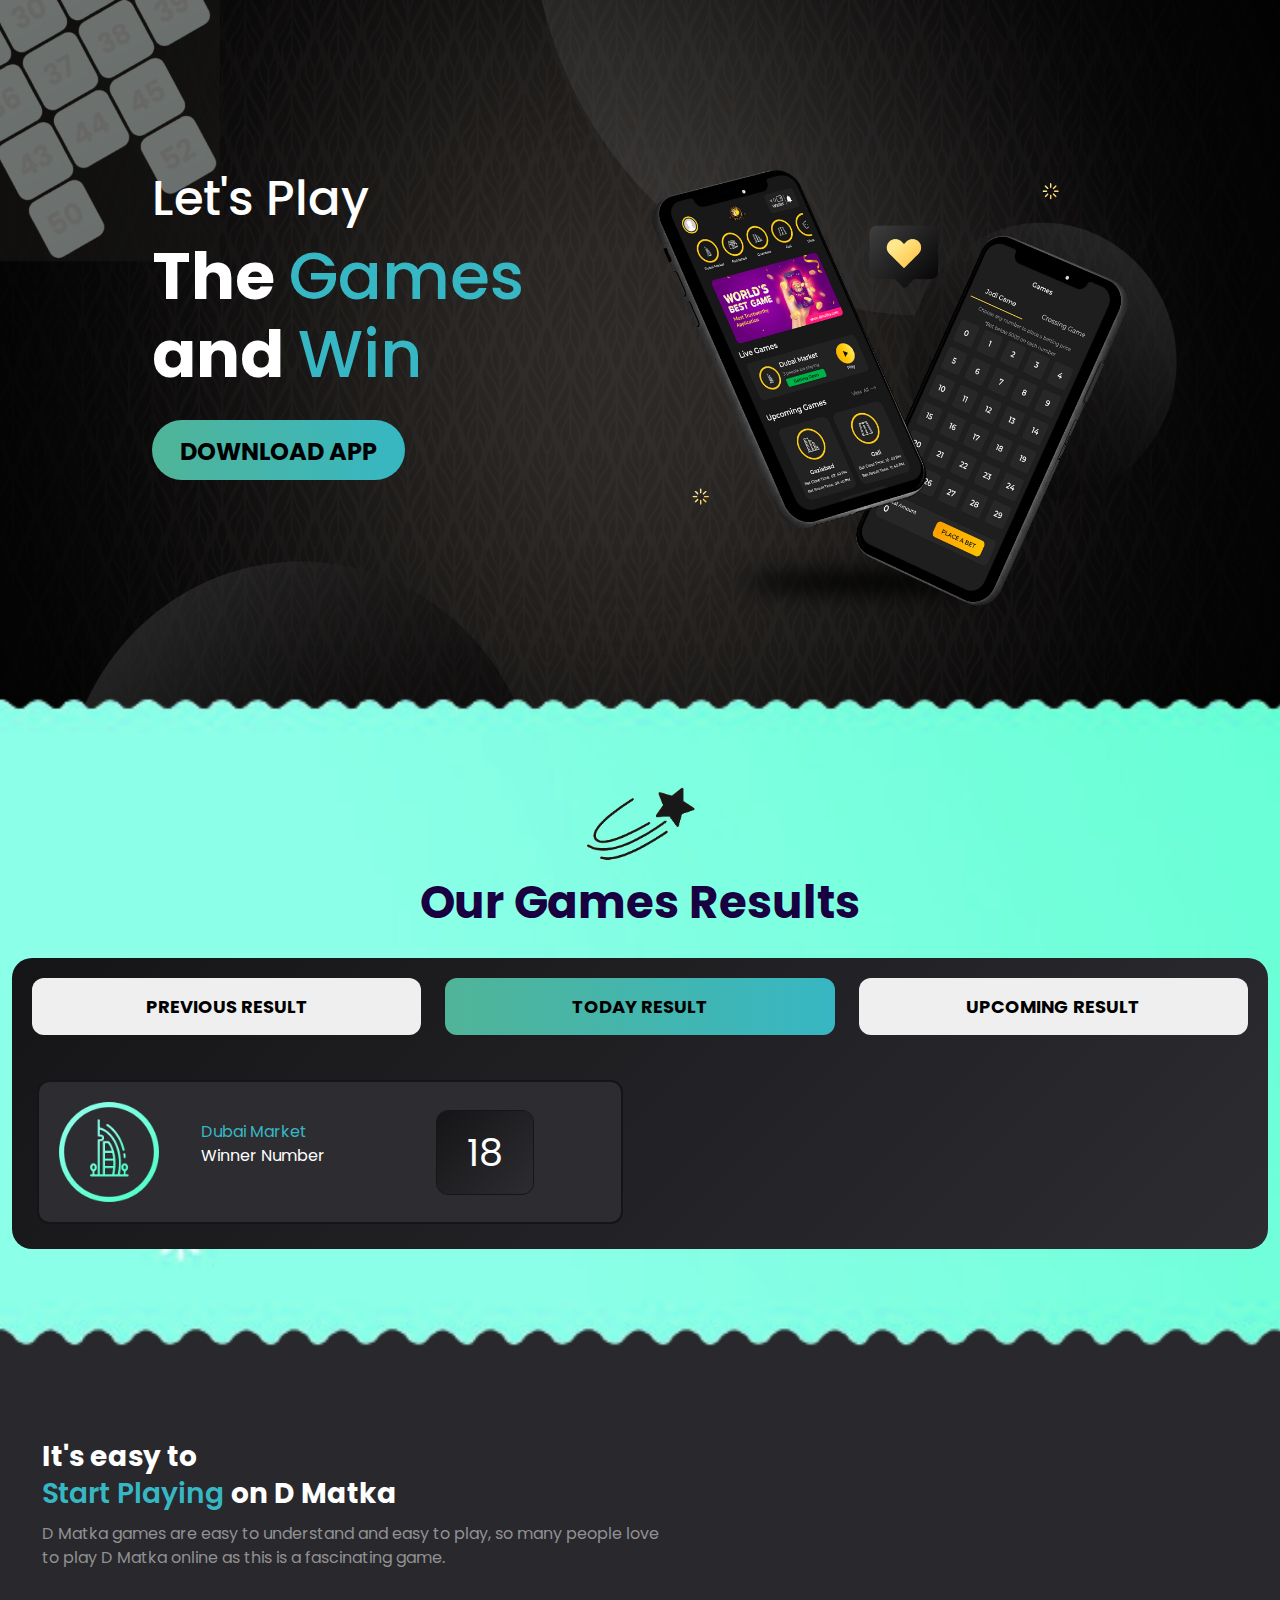
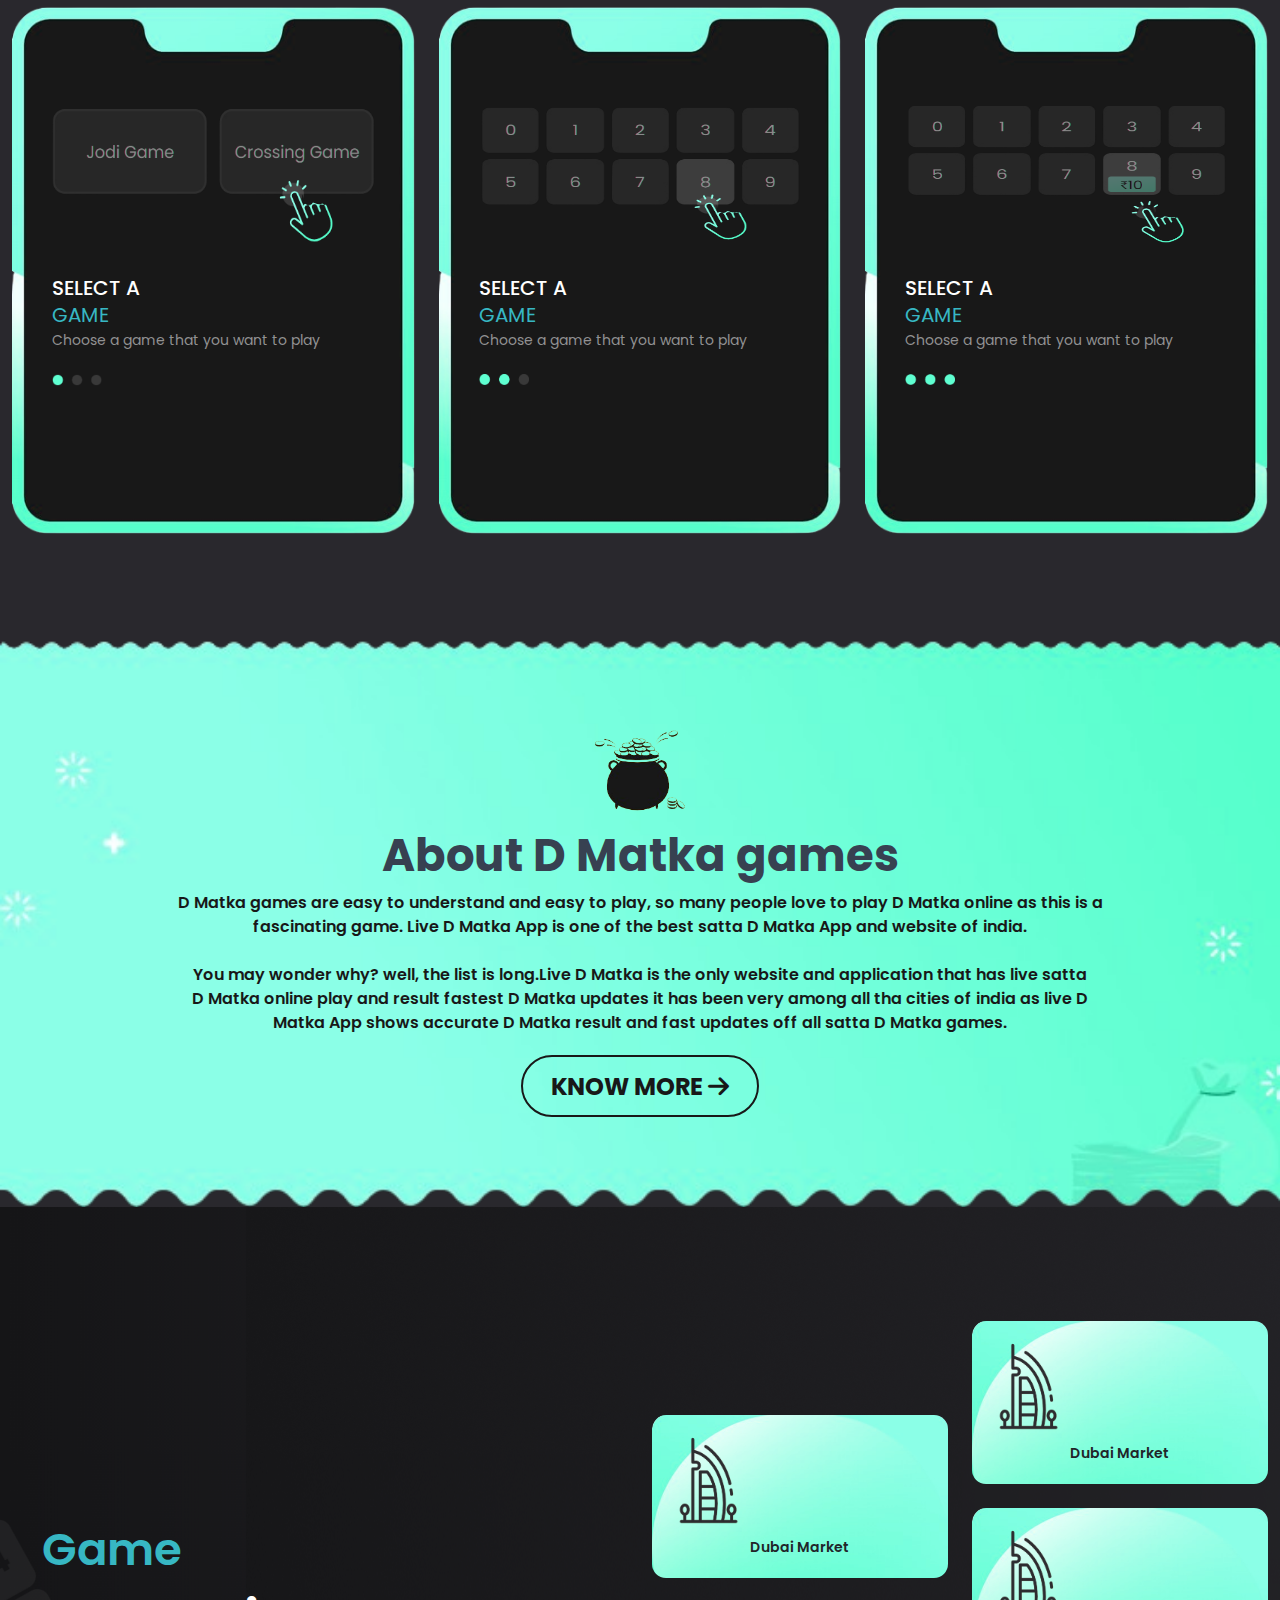
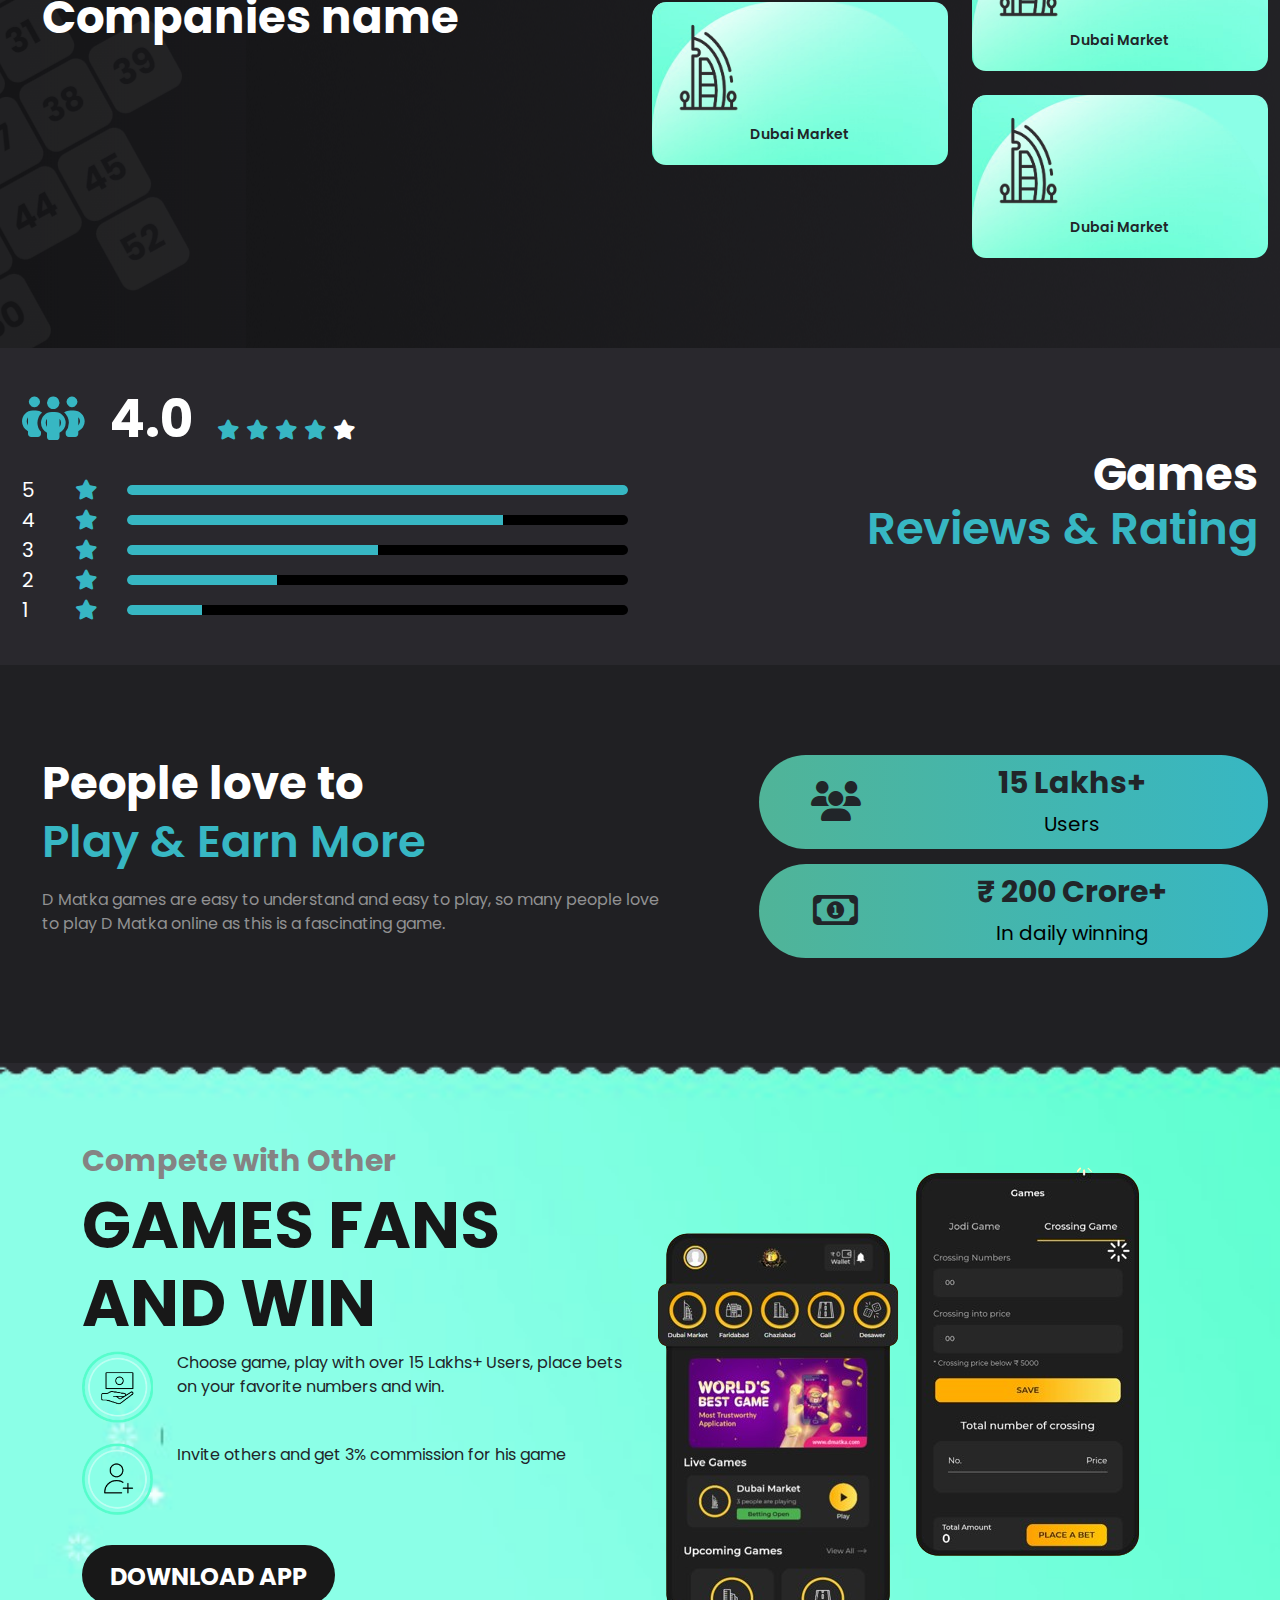
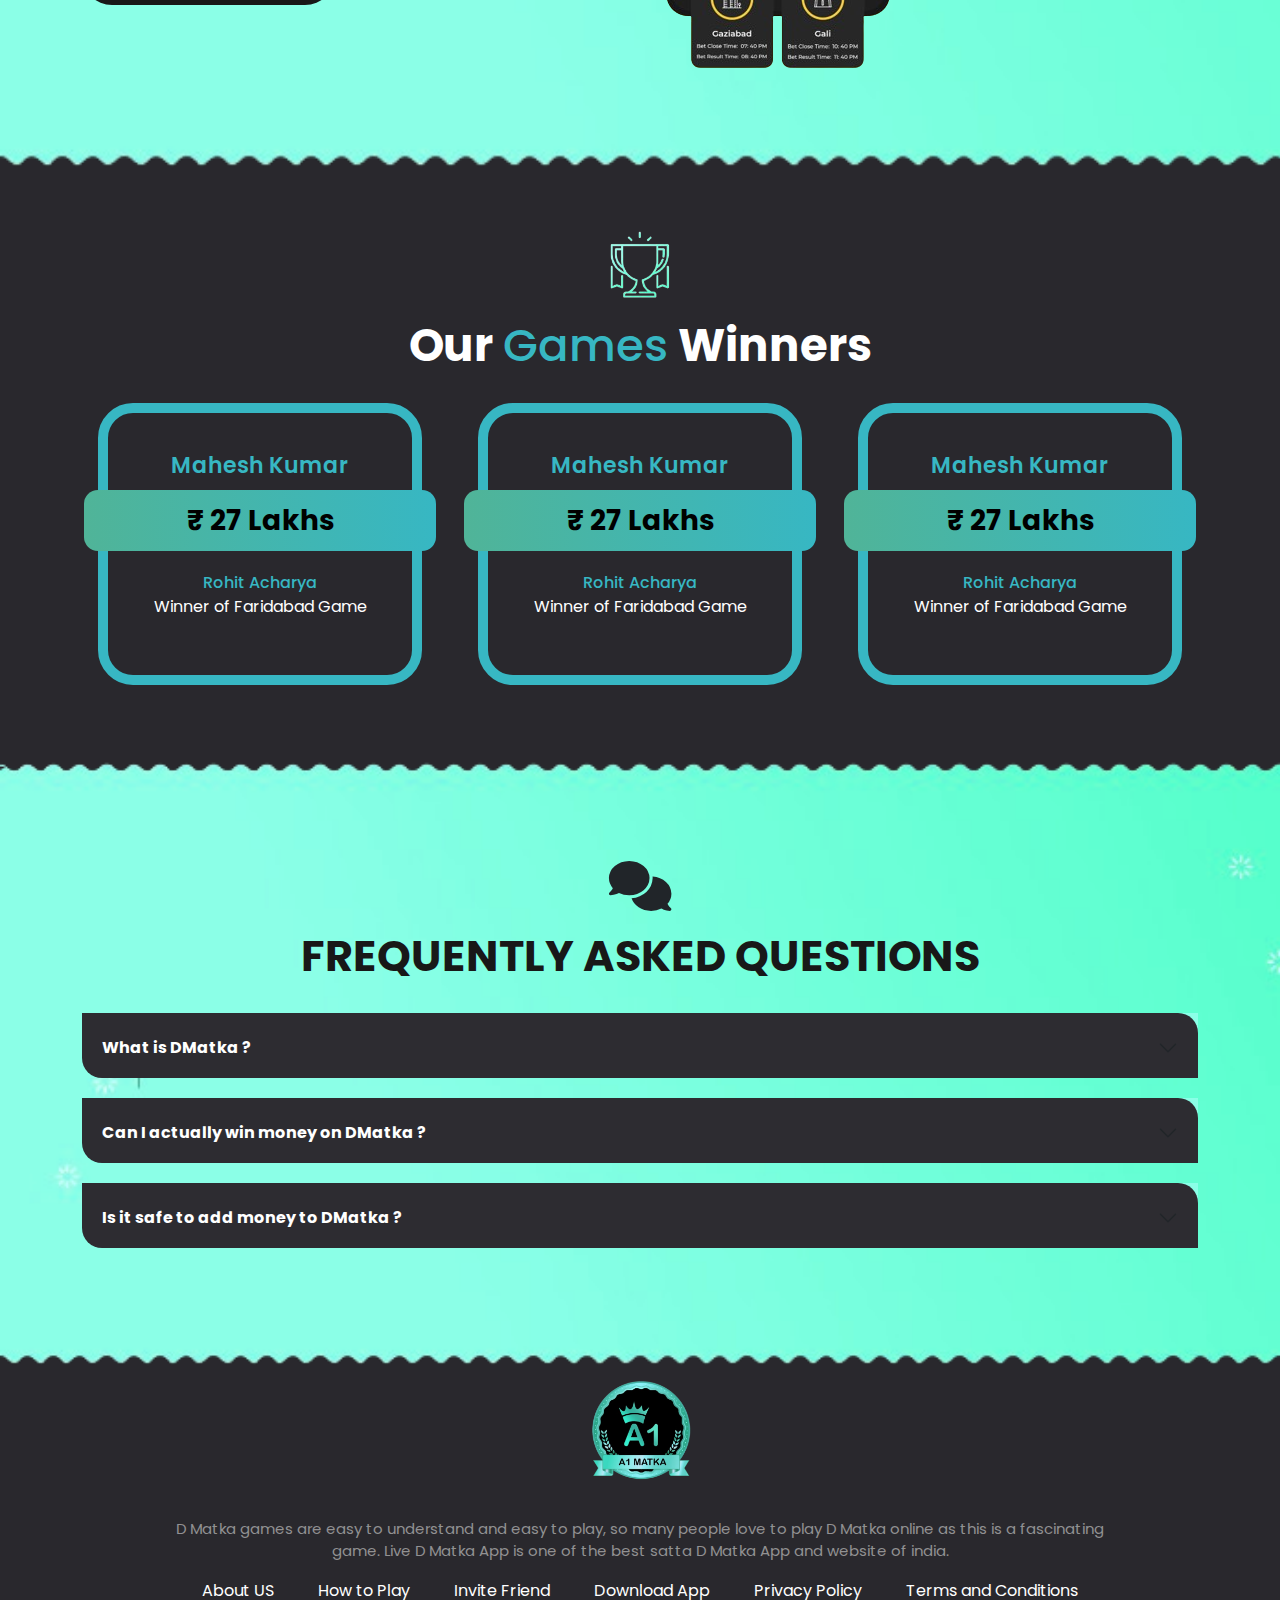
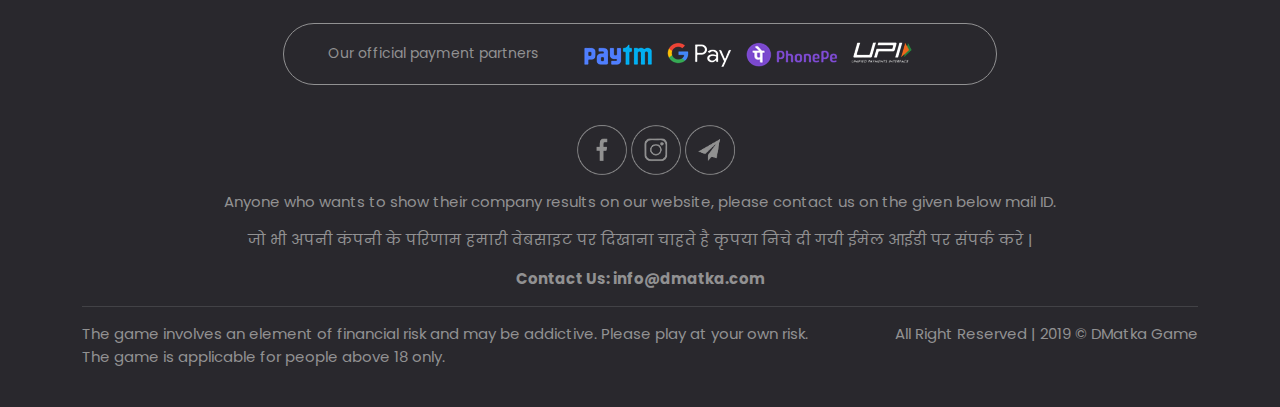
<file: public/frontend/index.html>
<!DOCTYPE html>
<html lang="en">
<head>
    <meta charset="UTF-8">
    <meta name="viewport" content="width=device-width, initial-scale=1.0">
    <title>MATKA</title>
    <link rel="stylesheet" href="css/style.css">
    <link rel="stylesheet" href="css/responsive.css">
    <link href="https://cdn.jsdelivr.net/npm/bootstrap@5.3.3/dist/css/bootstrap.min.css" rel="stylesheet" integrity="sha384-QWTKZyjpPEjISv5WaRU9OFeRpok6YctnYmDr5pNlyT2bRjXh0JMhjY6hW+ALEwIH" crossorigin="anonymous">
    <link rel="stylesheet" href="https://cdnjs.cloudflare.com/ajax/libs/font-awesome/6.5.2/css/all.min.css">

</head>
<body>

    <section>

        <div class="bannerwp-hm" style="background-image: url('img/bannerbg.png');">
            <div class="container">
                <div class="bannersec-hm">
                    <div class="row">
                        <div class="col-md-6">
                            <h3>Let's Play</h3>
                            <h1>The <span>Games</span><br>and <span>Win</span></h1>
                            <a href="#">DOWNLOAD APP</a>
                        </div>
                        <div class="col-md-6">
                            <img src="img/bannerimg.png" alt="">
                        </div>
                    </div>
                </div>
            </div>
        </div>

    </section>

    <section>

        <div class="hometwo-wp" style="background-image: url('img/hometwo-bg.png');">
            <div class="container">
                <div class="hometwo-sec">
                    <div class="hmtwo-head">
                        <img src="img/starimg.png" alt="">
                        <h2>Our Games Results</h2>
                    </div>
                    <div class="hometow-backbg">
                        <div class="hmtwo-btns">
                            <div class="row">
                                <div class="col-md-4">
                                    <button id="previous-btn" class="mb-3">PREVIOUS RESULT</button>
                                </div>
                                <div class="col-md-4">
                                    <button id="today-btn" class="mb-3">TODAY RESULT</button>
                                </div>
                                <div class="col-md-4">
                                    <button id="upcoming-btn" class="mb-3">UPCOMING RESULT</button>
                                </div>
                            </div>
                        </div>
                        <div class="previous-resultwp mt-4">
                            <div class="row">
                                <div class="col-md-6">
                                    <div class="previous-cmnbox">
                                        <div class="row">
                                            <div class="col-md-3">
                                                <img src="img/previous1.png" alt="">
                                            </div>
                                            <div class="col-md-5">
                                                <a href="#">
                                                    Dubai Market
                                                </a>
                                                <p>Winner Number</p>
                                            </div>
                                            <div class="col-md-4">
                                                <span>18</span>
                                            </div>
                                        </div>
                                    </div>
                                </div>
                                <div class="col-md-6">
                                    <div class="previous-cmnbox">
                                        <div class="row">
                                            <div class="col-md-3">
                                                <img src="img/previous2.png" alt="">
                                            </div>
                                            <div class="col-md-5">
                                                <a href="#">
                                                    Dubai Market
                                                </a>
                                                <p>Winner Number</p>
                                            </div>
                                            <div class="col-md-4">
                                                <span>18</span>
                                            </div>
                                        </div>
                                    </div>
                                </div>
                            </div>
                        </div>
                        <div class="today-resultwp mt-4">
                            <div class="row">
                                <div class="col-md-6">
                                    <div class="previous-cmnbox">
                                        <div class="row">
                                            <div class="col-md-3">
                                                <img src="img/previous1.png" alt="">
                                            </div>
                                            <div class="col-md-5">
                                                <a href="#">
                                                    Dubai Market
                                                </a>
                                                <p>Winner Number</p>
                                            </div>
                                            <div class="col-md-4">
                                                <span>18</span>
                                            </div>
                                        </div>
                                    </div>
                                </div>
                            </div>
                        </div>
                        <div class="upcoming-resultwp mt-4">
                            <div class="row">
                                <div class="col-md-6">
                                    <div class="previous-cmnbox">
                                        <div class="row">
                                            <div class="col-md-3">
                                                <img src="img/previous1.png" alt="">
                                            </div>
                                            <div class="col-md-5">
                                                <a href="#">
                                                    Dubai Market
                                                </a>
                                                <p>Winner Number</p>
                                            </div>
                                            <div class="col-md-4">
                                                <span>18</span>
                                            </div>
                                        </div>
                                    </div>
                                </div>
                                <div class="col-md-6">
                                    <div class="previous-cmnbox">
                                        <div class="row">
                                            <div class="col-md-3">
                                                <img src="img/previous2.png" alt="">
                                            </div>
                                            <div class="col-md-5">
                                                <a href="#">
                                                    Dubai Market
                                                </a>
                                                <p>Winner Number</p>
                                            </div>
                                            <div class="col-md-4">
                                                <span>18</span>
                                            </div>
                                        </div>
                                    </div>
                                </div>
                            </div>
                        </div>
                    </div>
                </div>
            </div>
        </div>
        
    </section>

    <section>

        <div class="homethree-wp">
            <div class="container">
                <div class="homethree-sec">
                    <div class="homethree-head">
                        <h3>It's easy to <br><span>Start Playing </span>on D Matka</h3>
                        <p>D Matka games are easy to understand and easy to play, so many people love <br>to play D Matka online as this is a fascinating game. </p>
                    </div>
                    <div class="row">
                        <div class="col-md-4">
                            <div class="homethree-cmnbg mb-3" style="background-image: url('img/hmthree-mocup.png');">
                               <img src="img/hmthree-mocupimg1.png" alt="">
                               <div class="text-start">
                                <h3>SELECT A</h3> 
                                <span>GAME</span>
                                <p>Choose a game that you want to play</p>
                                <img class="dotcmn" src="img/dot1.png" alt="">
                               </div>
                            </div>
                        </div>
                        <div class="col-md-4">
                            <div class="homethree-cmnbg mb-3" style="background-image: url('img/hmthree-mocup.png');">
                               <img src="img/hmthree-mocupimg2.png" alt="">
                               <div class="text-start">
                                <h3>SELECT A</h3> 
                                <span>GAME</span>
                                <p>Choose a game that you want to play</p>
                                <img class="dotcmn" src="img/dot2.png" alt="">
                               </div>
                            </div>
                        </div>
                        <div class="col-md-4">
                            <div class="homethree-cmnbg mb-3" style="background-image: url('img/hmthree-mocup.png');">
                               <img src="img/hmthree-mocupimg3.png" alt="">
                               <div class="text-start">
                                <h3>SELECT A</h3> 
                                <span>GAME</span>
                                <p>Choose a game that you want to play</p>
                                <img class="dotcmn" src="img/dot3.png" alt="">
                               </div>
                            </div>
                        </div>
                    </div>
                </div>
            </div>
        </div>

    </section>

    <section>

        <div class="homefour-wp" style="background-image: url('img/fourbg.png');">
            <div class="container">
                <div class="homefour-sec">
                    <img src="img/fourm.png" alt="">
                    <h2>About D Matka games</h2>
                    <p>D Matka games are easy to understand and easy to play, so many people love to play D Matka online as this is a <br>
                        fascinating game. Live D Matka App is one of the best satta D Matka App and website of india. <br><br>
                        You may wonder why? well, the list is long.Live D Matka is the only website and application that has live satta <br>
                        D Matka online play and result fastest D Matka updates it has been very among all tha cities of india as live D <br>
                        Matka App shows accurate D Matka result and fast updates off all satta D Matka games. 
                    </p>
                    <button>KNOW MORE <i class="fa-solid fa-arrow-right"></i></button>
                </div>
            </div>
        </div>

    </section>

    <section>

        <div class="homefive-wp" style="background-image: url('img/homefive-bg.png');">
            <div class="container">
                <div class="homefive-sec">
                    <div class="row">
                        <div class="col-md-6">
                            <h3><span>Game</span> <br> Companies name</h3>
                        </div>
                        <div class="col-md-3 col-6">
                            <div class="homefive-cmn" style="background-image: url('img/homefive-box.png');">
                                <img src="img/homefiveimg.png" alt="">
                                <div class="text-center">
                                    <p>Dubai Market</p>
                                </div>
                            </div>
                            <div class="homefive-cmn" style="background-image: url('img/homefive-box.png');">
                                <img src="img/homefiveimg.png" alt="">
                                <div class="text-center">
                                    <p>Dubai Market</p>
                                </div>
                            </div>
                        </div>
                        <div class="col-md-3 col-6">
                            <div class="homefive-cmn" style="background-image: url('img/homefive-box.png');">
                                <img src="img/homefiveimg.png" alt="">
                                <div class="text-center">
                                    <p>Dubai Market</p>
                                </div>
                            </div>
                            <div class="homefive-cmn" style="background-image: url('img/homefive-box.png');">
                                <img src="img/homefiveimg.png" alt="">
                                <div class="text-center">
                                    <p>Dubai Market</p>
                                </div>
                            </div>
                            <div class="homefive-cmn" style="background-image: url('img/homefive-box.png');">
                                <img src="img/homefiveimg.png" alt="">
                                <div class="text-center">
                                    <p>Dubai Market</p>
                                </div>
                            </div>
                        </div>
                    </div>
                </div>
            </div>
        </div>

    </section>

    <section>

        <div class="homesix-wp">
            <div class="container">
                <div class="homesix-sec">
                    <div class="row">
                        <div class="col-md-6">
                            <ul class="homesix-ulfirst">
                                <li>
                                    <i style="color: #37B7C3;" class="fa-solid fa-people-group"></i>
                                </li>
                                <li>
                                    <h3>4.0</h3>
                                </li>
                                <li>
                                    <ul>
                                        <li>
                                            <i style="color: #37B7C3;" class="fa-solid fa-star"></i>
                                        </li>
                                        <li>
                                            <i style="color: #37B7C3;" class="fa-solid fa-star"></i>
                                        </li>
                                        <li>
                                            <i style="color: #37B7C3;" class="fa-solid fa-star"></i>
                                        </li>
                                        <li>
                                            <i style="color: #37B7C3;" class="fa-solid fa-star"></i>
                                        </li>
                                        <li>
                                            <i class="fa-solid fa-star"></i>
                                        </li>
                                    </ul>
                                </li>
                            </ul>
                            <div class="homesix-two">
                                <div class="row">
                                    <div class="col-md-1 col-1">
                                        5
                                    </div>
                                    <div class="col-md-1 col-1">
                                        <i style="color: #37B7C3;" class="fa-solid fa-star"></i>
                                    </div>
                                    <div class="col-md-10 col-10">
                                        <div class="progress" role="progressbar" aria-label="Basic example" aria-valuenow="100" aria-valuemin="0" aria-valuemax="100">
                                            <div class="progress-bar" style="width: 100%"></div>
                                        </div>
                                    </div>
                                </div>
                                <div class="row">
                                    <div class="col-md-1 col-1">
                                        4
                                    </div>
                                    <div class="col-md-1 col-1">
                                        <i style="color: #37B7C3;" class="fa-solid fa-star"></i>
                                    </div>
                                    <div class="col-md-10 col-10">
                                        <div class="progress" role="progressbar" aria-label="Basic example" aria-valuenow="75" aria-valuemin="0" aria-valuemax="100">
                                            <div class="progress-bar" style="width: 75%"></div>
                                        </div>
                                    </div>
                                </div>
                                <div class="row">
                                    <div class="col-md-1 col-1">
                                        3
                                    </div>
                                    <div class="col-md-1 col-1">
                                        <i style="color: #37B7C3;" class="fa-solid fa-star"></i>
                                    </div>
                                    <div class="col-md-10 col-10">
                                        <div class="progress" role="progressbar" aria-label="Basic example" aria-valuenow="50" aria-valuemin="0" aria-valuemax="100">
                                            <div class="progress-bar" style="width: 50%"></div>
                                        </div>
                                    </div>
                                </div>
                                <div class="row">
                                    <div class="col-md-1 col-1">
                                        2
                                    </div>
                                    <div class="col-md-1 col-1">
                                        <i style="color: #37B7C3;" class="fa-solid fa-star"></i>
                                    </div>
                                    <div class="col-md-10 col-10">
                                        <div class="progress" role="progressbar" aria-label="Basic example" aria-valuenow="25" aria-valuemin="0" aria-valuemax="100">
                                            <div class="progress-bar" style="width: 30%"></div>
                                        </div>
                                    </div>
                                </div>
                                <div class="row">
                                    <div class="col-md-1 col-1">
                                        1
                                    </div>
                                    <div class="col-md-1 col-1">
                                        <i style="color: #37B7C3;" class="fa-solid fa-star"></i>
                                    </div>
                                    <div class="col-md-10 col-10">
                                        <div class="progress" role="progressbar" aria-label="Basic example" aria-valuenow="0" aria-valuemin="0" aria-valuemax="100">
                                            <div class="progress-bar" style="width: 15%"></div>
                                        </div>
                                    </div>
                                </div>
                            </div>
                        </div>
                        <div class="col-md-6 text-end">
                            <h3>Games <br><span>Reviews & Rating</span></h3>
                        </div>
                    </div>
                </div>
            </div>
        </div>

    </section>

    <section>

        <div class="homesevan-wp">
            <div class="container">
                <div class="homesevan-sec">
                    <div class="row">
                        <div class="col-md-7">
                            <h3>People love to <br><span>Play & Earn More</span></h3>
                            <p>D Matka games are easy to understand and easy to play, so many people love <br> to play D Matka online as this is a fascinating game. </p>
                        </div>
                        <div class="col-md-5">
                            <div class="homesevan-box">
                                <div class="row">
                                    <div class="col-md-3 col-3">
                                        <i class="fa-solid fa-users"></i>
                                    </div>
                                    <div class="col-md-9 col-9">
                                        <h4>15 Lakhs+</h4>
                                        <p>Users</p>
                                    </div>
                                </div>
                            </div>
                            <div class="homesevan-box">
                                <div class="row">
                                    <div class="col-md-3 col-3">
                                        <i class="fa-regular fa-money-bill-1"></i>
                                    </div>
                                    <div class="col-md-9 col-9">
                                        <h4>₹ 200 Crore+</h4>
                                        <p>In daily winning</p>
                                    </div>
                                </div>
                            </div>
                        </div>
                    </div>
                </div>
            </div>
        </div>
        
    </section>

    <section>

        <div class="homeeight-wp" style="background-image: url('img/homeeightbg.png');">
            <div class="container">
                <div class="homeeight-sec">
                    <div class="row">
                        <div class="col-md-6">
                            <h3>Compete with Other</h3>
                            <h1>GAMES FANS <br>AND WIN</h1>
                            <div class="row">
                                <div class="col-md-2 col-4 m-auto">
                                    <img src="img/homeeight-1.png" alt="">
                                </div>
                                <div class="col-md-10">
                                    <p>Choose game, play with over 15 Lakhs+
                                        Users, place bets on your favorite
                                        numbers and win.</p>
                                </div>
                            </div>
                            <div class="row">
                                <div class="col-md-2 col-4 m-auto">
                                    <img src="img/homeeight-2.png" alt="">
                                </div>
                                <div class="col-md-10">
                                    <p>Invite others and get 3% commission
                                        for his game</p>
                                </div>
                            </div>
                            <br>
                            <a href="#">
                                DOWNLOAD APP
                            </a>
                        </div>
                        <div class="col-md-6">
                            <img src="img/homeeight-img.png" alt="" class="mt-4">
                        </div>
                    </div>
                </div>
            </div>
        </div>

    </section>

    <section>

        <div class="homenine-wp">
            <div class="container">
                <div class="home-ninesec">
                    <img src="img/homenine-img.png" alt="">
                    <h2>Our <span>Games</span>  Winners </h2>
                    <div class="row">
                        <div class="col-md-4">
                            <div class="homenine-cmnbox mb-3">
                                <h5>Mahesh Kumar</h5>
                                <h3>₹ 27 Lakhs</h3>
                                <p><span>Rohit Acharya</span> <br> Winner of Faridabad Game</p>
                            </div>      
                        </div>
                        <div class="col-md-4">
                            <div class="homenine-cmnbox mb-3">
                                <h5>Mahesh Kumar</h5>
                                <h3>₹ 27 Lakhs</h3>
                                <p><span>Rohit Acharya</span> <br> Winner of Faridabad Game</p>
                            </div>      
                        </div>
                        <div class="col-md-4">
                            <div class="homenine-cmnbox mb-3">
                                <h5>Mahesh Kumar</h5>
                                <h3>₹ 27 Lakhs</h3>
                                <p><span>Rohit Acharya</span> <br> Winner of Faridabad Game</p>
                            </div>      
                        </div>
                    </div>
                </div>
            </div>
        </div>

    </section>

    <section>

        <div class="hometen-wp" style="background-image: url('img/homeeightbg.png');">
            <div class="container">
                <div class="hometen-sec">
                    <i class="fa-solid fa-comments"></i>
                    <h2 style="color: #181818;">FREQUENTLY ASKED QUESTIONS</h2>
                    <div class="accordion accordion-flush" id="accordionFlushExample">
                        <div class="accordion-item">
                          <h2 class="accordion-header">
                            <button class="accordion-button collapsed" type="button" data-bs-toggle="collapse" data-bs-target="#flush-collapseOne" aria-expanded="false" aria-controls="flush-collapseOne">
                                What is DMatka ? 
                            </button>
                          </h2>
                          <div id="flush-collapseOne" class="accordion-collapse collapse" data-bs-parent="#accordionFlushExample">
                            <div class="accordion-body"> DMatka is a Matka company which provides you a platform where you can play games, choose and bet on numbers from 00 to 99 and win a lot of money. </div>
                          </div>
                        </div>
                        <div class="accordion-item">
                          <h2 class="accordion-header">
                            <button class="accordion-button collapsed" type="button" data-bs-toggle="collapse" data-bs-target="#flush-collapseTwo" aria-expanded="false" aria-controls="flush-collapseTwo">
                                Can I actually win money on DMatka ? 
                            </button>
                          </h2>
                          <div id="flush-collapseTwo" class="accordion-collapse collapse" data-bs-parent="#accordionFlushExample">
                            <div class="accordion-body"> Yes, it is true. You can win money on DMatka, place bet on n numbers and if your numbers gets declared as a winning number you'll win money. You can win a lot of money on DMatka. </div>
                          </div>
                        </div>
                        <div class="accordion-item">
                          <h2 class="accordion-header">
                            <button class="accordion-button collapsed" type="button" data-bs-toggle="collapse" data-bs-target="#flush-collapseThree" aria-expanded="false" aria-controls="flush-collapseThree">
                                Is it safe to add money to DMatka ? 
                            </button>
                          </h2>
                          <div id="flush-collapseThree" class="accordion-collapse collapse" data-bs-parent="#accordionFlushExample">
                            <div class="accordion-body"> es, it is absolutely safe to put your money indiscriminately inside DMatka. The company assures you that your money will not go anywhere, the more money you win the more money you will get. </div>
                          </div>
                        </div>
                      </div>
                </div>
            </div>
        </div>

    </section>

    <footer>

        <div class="footer-wp">
            <div class="container">
                <div class="footer-sec">
                    <div class="footer-logo">
                        <img src="img/footerlogo.png" alt="">
                        <p>D Matka games are easy to understand and easy to play, so many people love to play D Matka online as this is a fascinating <br>
                            game. Live D Matka App is one of the best satta D Matka App and website of india.</p>
                        <ul>
                            <li><a href="#">About US</a></li>
                            <li><a href="#">How to Play</a></li>
                            <li><a href="#">Invite Friend</a></li>
                            <li><a href="#">Download App</a></li>
                            <li><a href="#">Privacy Policy</a></li>
                            <li><a href="#">Terms and Conditions</a></li>
                        </ul>
                    </div>
                    <div class="footer-logosbor ">
                        <!--<div class="row">-->
                        <!--    <div class="col-md-4">-->
                        <!--        <p>Our official payment partners</p>-->
                        <!--    </div>-->
                        <!--    <div class="col-md-8">-->
                        <!--        <span> <img src="img/footer-logosbor.png" alt=""> </span>-->
                        <!--    </div>-->
                        <!--</div>-->
                        <ul>
                            <li>
                                Our official payment partners
                            </li>
                            <li>
                                <img src="img/footer-logosbor-new.png" alt="">  
                            </li>
                        </ul>
                    </div>
                    <div class="footer-socilm">
                        <ul>
                            <li>
                                <a href="#">
                                    <img src="img/footer-socil1.png" alt="">
                                </a>
                            </li>
                            <li>
                                <a href="#">
                                    <img src="img/footer-socil2.png" alt="">
                                </a>
                            </li>
                            <li>
                                <a href="#">
                                    <img src="img/footer-socil3.png" alt="">
                                </a>
                            </li>
                        </ul>
                    </div>
                    <p>Anyone who wants to show their company results on our website, please contact us on the given below mail ID.</p>
                    <p>जो भी अपनी कंपनी के परिणाम हमारी वेबसाइट पर दिखाना चाहते है कृपया निचे दी गयी ईमेल आईडी पर संपर्क करे |</p>
                    <strong>Contact Us: info@dmatka.com</strong>
                    <hr>
                    <div class="row">
                        <div class="col-md-8">
                            <p>The game involves an element of financial risk and may be addictive. Please play at your own risk. <br>The game is applicable for people above 18 only.</p>
                        </div>
                        <div class="col-md-4 text-end">
                            <p>All Right Reserved | 2019 © DMatka Game</p>
                        </div>
                    </div>
                    <br>
                </div>
            </div>
        </div>

    </footer>





    <script>
        document.addEventListener('DOMContentLoaded', () => {
    const previousBtn = document.getElementById('previous-btn');
    const todayBtn = document.getElementById('today-btn');
    const upcomingBtn = document.getElementById('upcoming-btn');

    const previousResult = document.querySelector('.previous-resultwp');
    const todayResult = document.querySelector('.today-resultwp');
    const upcomingResult = document.querySelector('.upcoming-resultwp');

    // Show today's result by default
    todayBtn.classList.add('activemybg');
    todayResult.classList.add('activemybg');

    previousBtn.addEventListener('click', () => {
        previousBtn.classList.add('activemybg');
        todayBtn.classList.remove('activemybg');
        upcomingBtn.classList.remove('activemybg');

        previousResult.classList.add('activemybg');
        todayResult.classList.remove('activemybg');
        upcomingResult.classList.remove('activemybg');
    });

    todayBtn.addEventListener('click', () => {
        previousBtn.classList.remove('activemybg');
        todayBtn.classList.add('activemybg');
        upcomingBtn.classList.remove('activemybg');

        previousResult.classList.remove('activemybg');
        todayResult.classList.add('activemybg');
        upcomingResult.classList.remove('activemybg');
    });

    upcomingBtn.addEventListener('click', () => {
        previousBtn.classList.remove('activemybg');
        todayBtn.classList.remove('activemybg');
        upcomingBtn.classList.add('activemybg');

        previousResult.classList.remove('activemybg');
        todayResult.classList.remove('activemybg');
        upcomingResult.classList.add('activemybg');
    });
});

    </script>

    <script src="https://cdn.jsdelivr.net/npm/bootstrap@5.3.3/dist/js/bootstrap.bundle.min.js" integrity="sha384-YvpcrYf0tY3lHB60NNkmXc5s9fDVZLESaAA55NDzOxhy9GkcIdslK1eN7N6jIeHz" crossorigin="anonymous"></script>

</body>
</html>
</file>
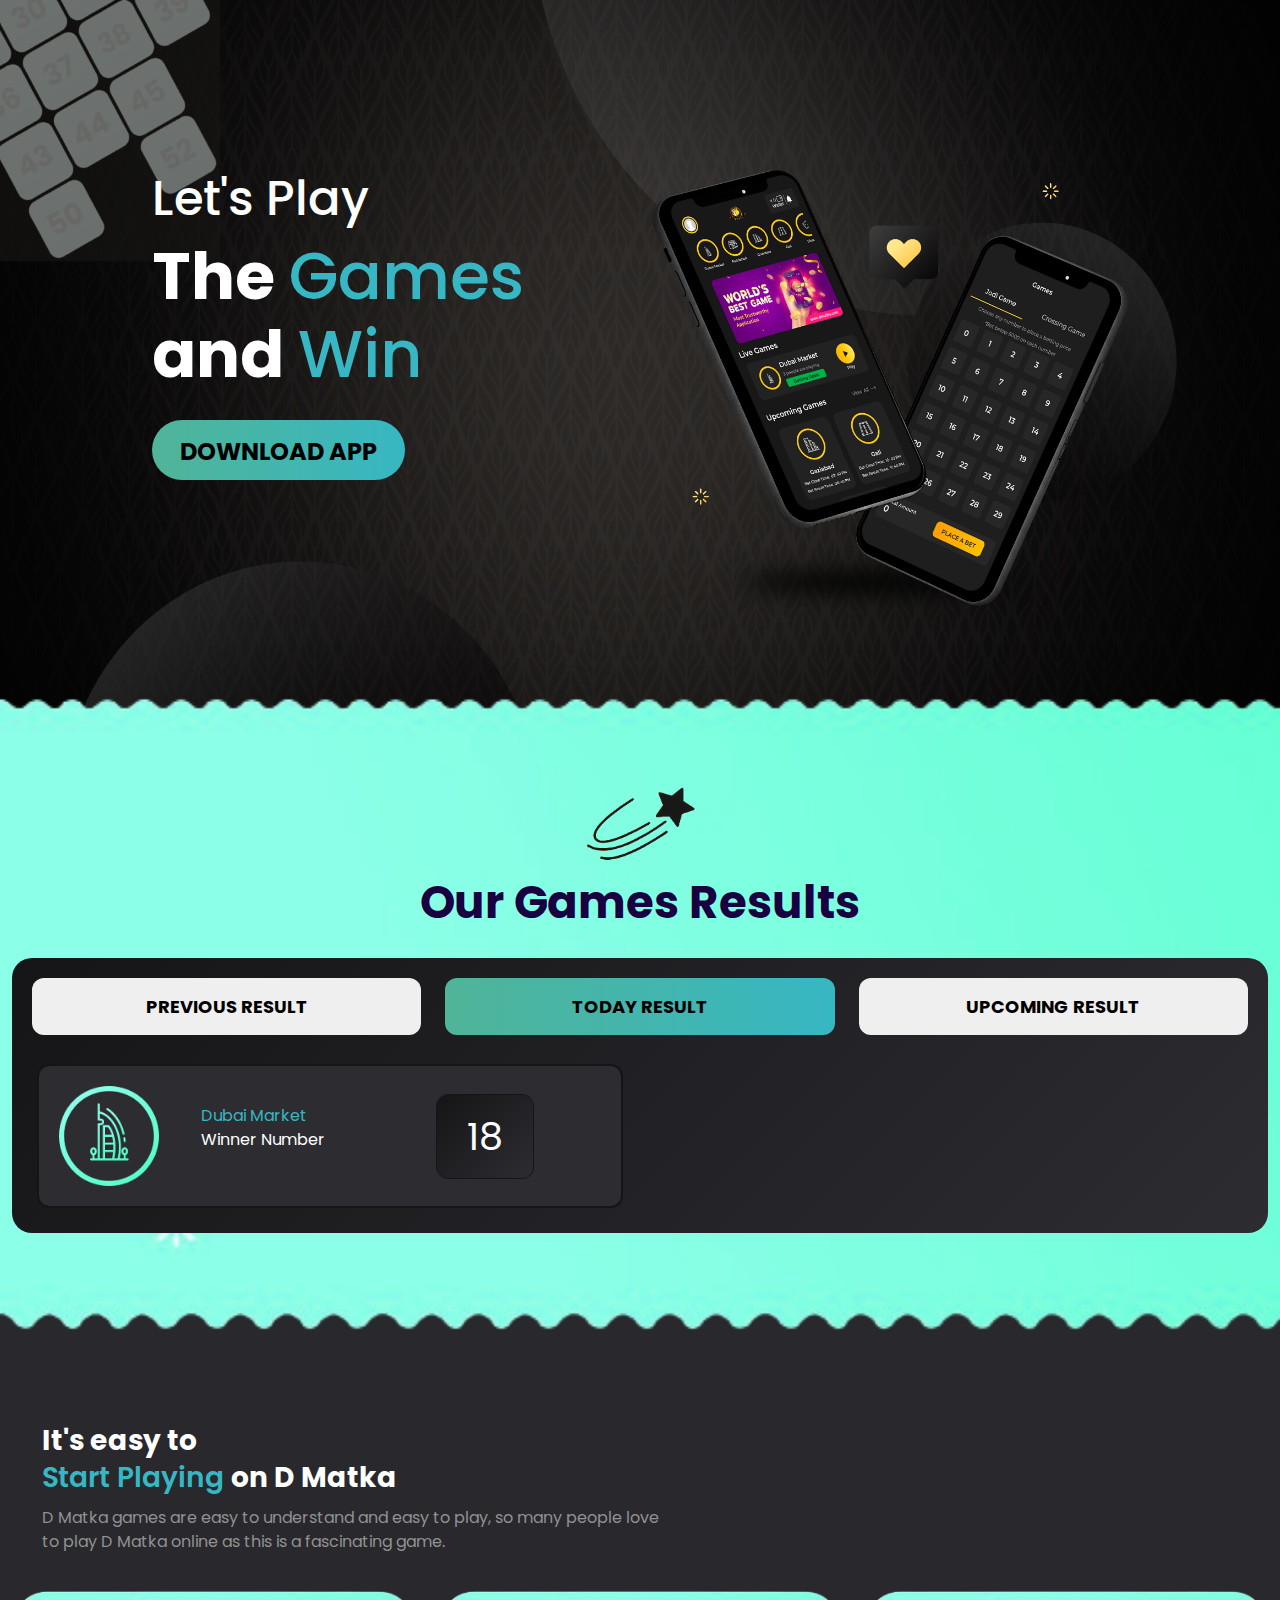
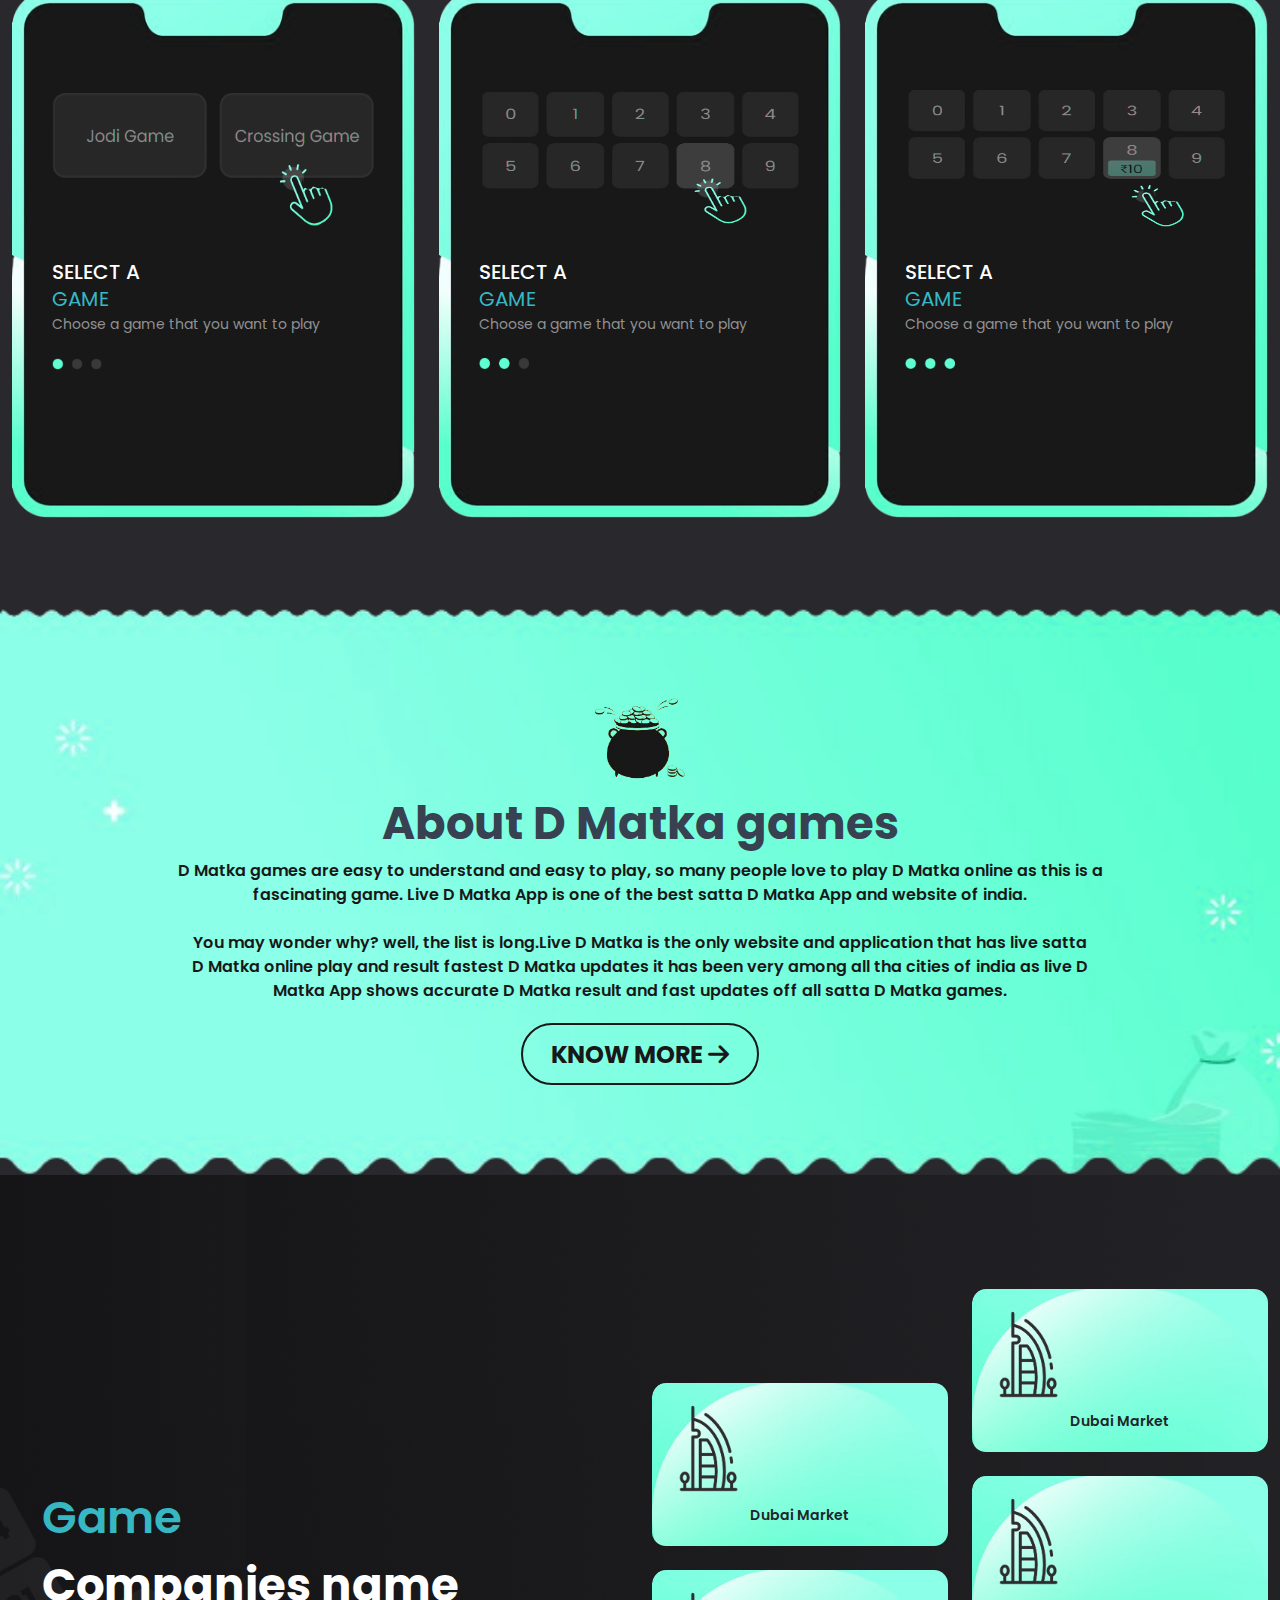
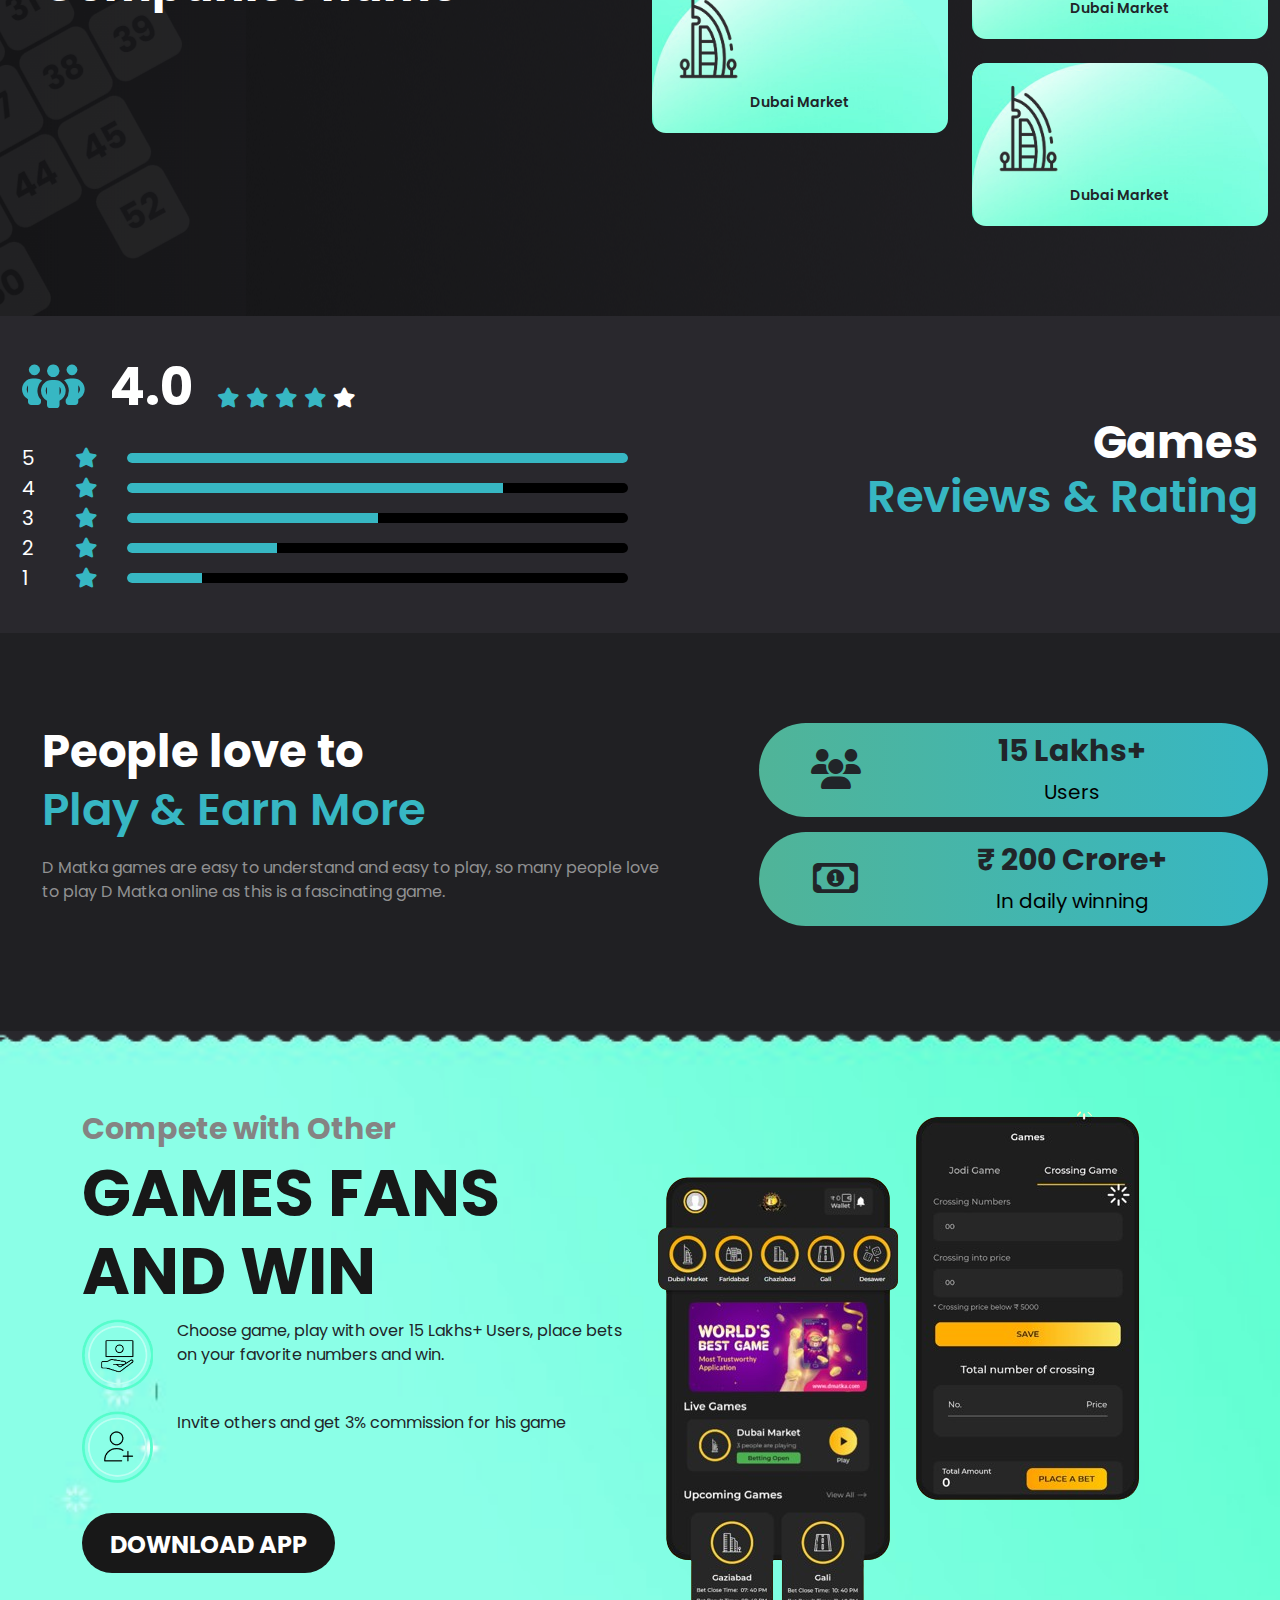
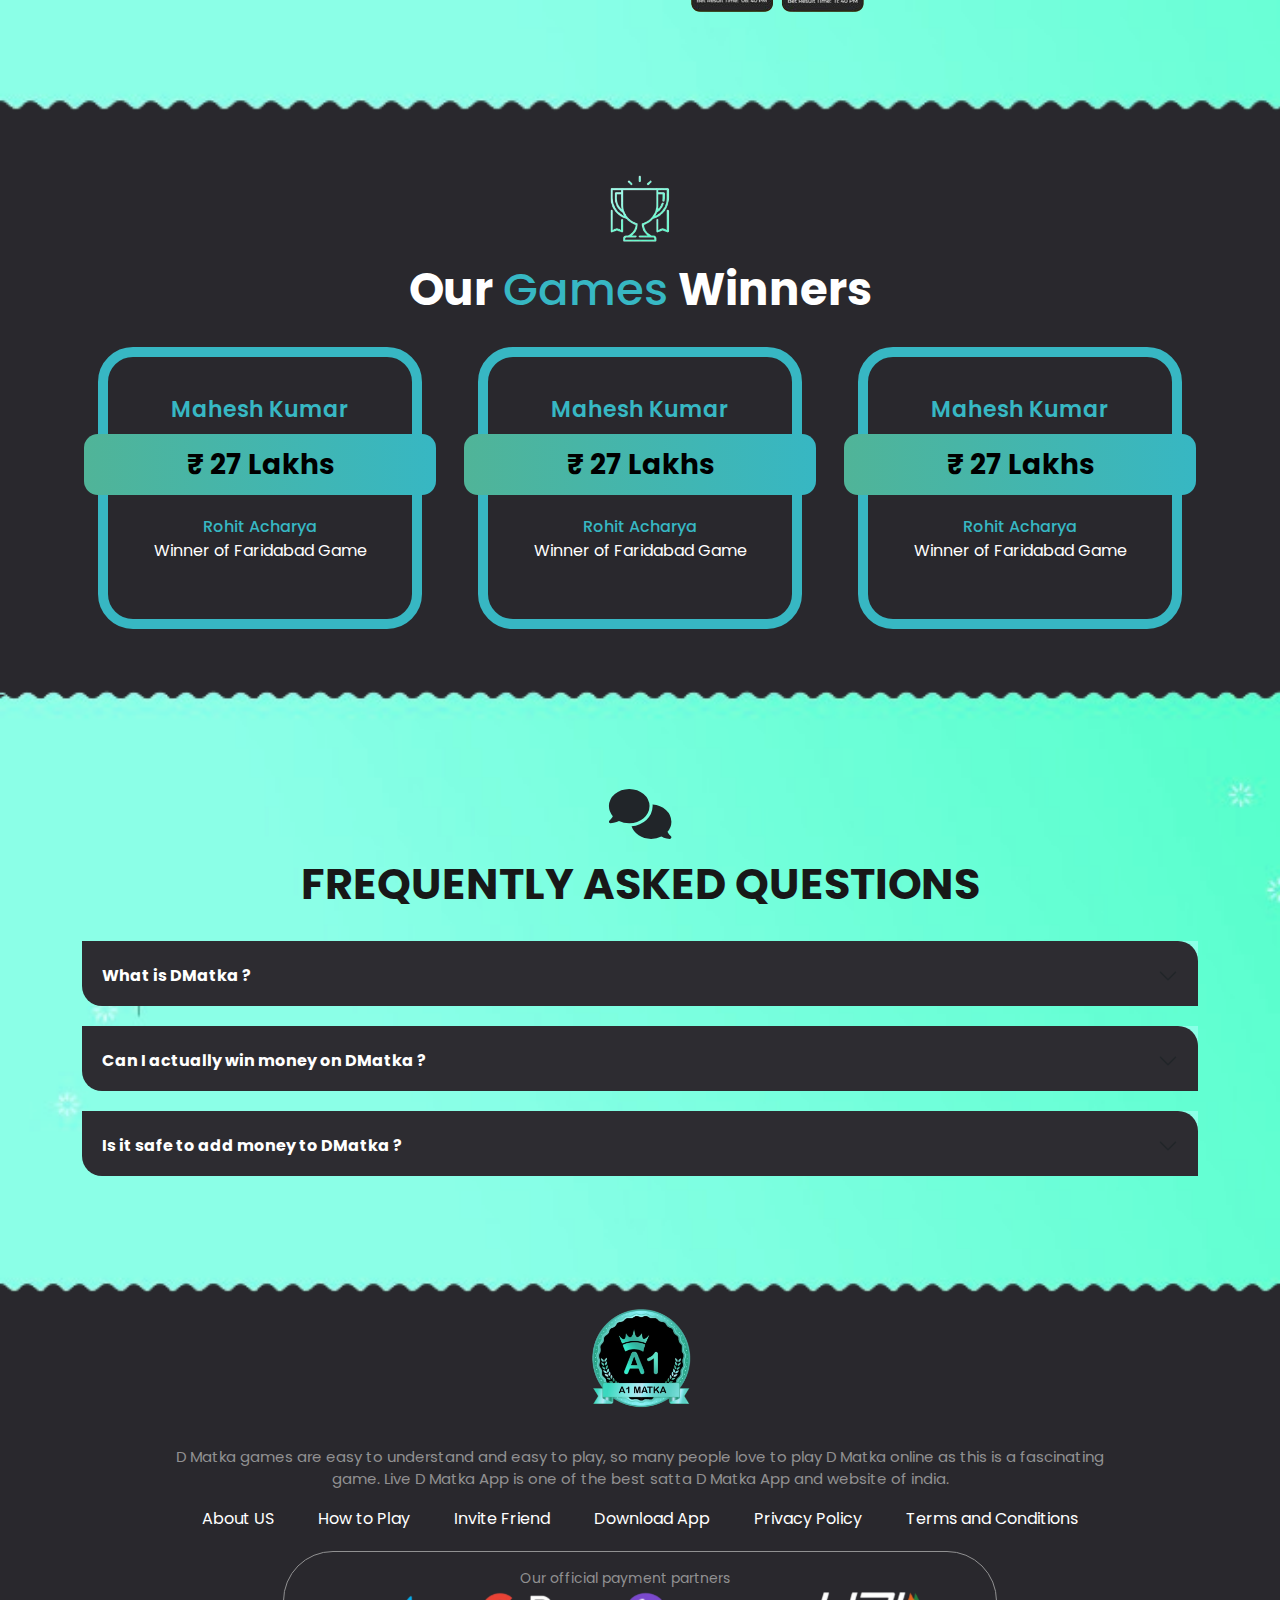
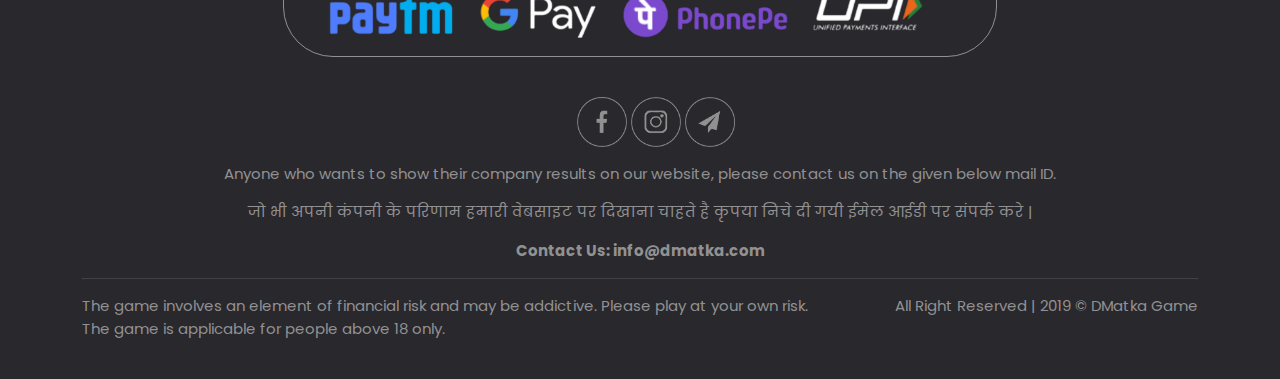
<file: public/frontend/index-copy.html>
<!DOCTYPE html>
<html lang="en">
<head>
    <meta charset="UTF-8">
    <meta name="viewport" content="width=device-width, initial-scale=1.0">
    <title>MATKA</title>
    <link rel="stylesheet" href="css/style.css">
    <link rel="stylesheet" href="css/responsive.css">
    <link href="https://cdn.jsdelivr.net/npm/bootstrap@5.3.3/dist/css/bootstrap.min.css" rel="stylesheet" integrity="sha384-QWTKZyjpPEjISv5WaRU9OFeRpok6YctnYmDr5pNlyT2bRjXh0JMhjY6hW+ALEwIH" crossorigin="anonymous">
    <link rel="stylesheet" href="https://cdnjs.cloudflare.com/ajax/libs/font-awesome/6.5.2/css/all.min.css">

</head>
<body>

    <section>

        <div class="bannerwp-hm" style="background-image: url('img/bannerbg.png');">
            <div class="container">
                <div class="bannersec-hm">
                    <div class="row">
                        <div class="col-md-6">
                            <h3>Let's Play</h3>
                            <h1>The <span>Games</span><br>and <span>Win</span></h1>
                            <a href="#">DOWNLOAD APP</a>
                        </div>
                        <div class="col-md-6">
                            <img src="img/bannerimg.png" alt="">
                        </div>
                    </div>
                </div>
            </div>
        </div>

    </section>

    <section>

        <div class="hometwo-wp" style="background-image: url('img/hometwo-bg.png');">
            <div class="container">
                <div class="hometwo-sec">
                    <div class="hmtwo-head">
                        <img src="img/starimg.png" alt="">
                        <h2>Our Games Results</h2>
                    </div>
                    <div class="hometow-backbg">
                        <div class="hmtwo-btns">
                            <div class="row">
                                <div class="col-md-4">
                                    <button id="previous-btn">PREVIOUS RESULT</button>
                                </div>
                                <div class="col-md-4">
                                    <button id="today-btn">TODAY RESULT</button>
                                </div>
                                <div class="col-md-4">
                                    <button id="upcoming-btn">UPCOMING RESULT</button>
                                </div>
                            </div>
                        </div>
                        <div class="previous-resultwp mt-4">
                            <div class="row">
                                <div class="col-md-6">
                                    <div class="previous-cmnbox">
                                        <div class="row">
                                            <div class="col-md-3">
                                                <img src="img/previous1.png" alt="">
                                            </div>
                                            <div class="col-md-5">
                                                <a href="#">
                                                    Dubai Market
                                                </a>
                                                <p>Winner Number</p>
                                            </div>
                                            <div class="col-md-4">
                                                <span>18</span>
                                            </div>
                                        </div>
                                    </div>
                                </div>
                                <div class="col-md-6">
                                    <div class="previous-cmnbox">
                                        <div class="row">
                                            <div class="col-md-3">
                                                <img src="img/previous2.png" alt="">
                                            </div>
                                            <div class="col-md-5">
                                                <a href="#">
                                                    Dubai Market
                                                </a>
                                                <p>Winner Number</p>
                                            </div>
                                            <div class="col-md-4">
                                                <span>18</span>
                                            </div>
                                        </div>
                                    </div>
                                </div>
                            </div>
                        </div>
                        <div class="today-resultwp mt-4">
                            <div class="row">
                                <div class="col-md-6">
                                    <div class="previous-cmnbox">
                                        <div class="row">
                                            <div class="col-md-3">
                                                <img src="img/previous1.png" alt="">
                                            </div>
                                            <div class="col-md-5">
                                                <a href="#">
                                                    Dubai Market
                                                </a>
                                                <p>Winner Number</p>
                                            </div>
                                            <div class="col-md-4">
                                                <span>18</span>
                                            </div>
                                        </div>
                                    </div>
                                </div>
                            </div>
                        </div>
                        <div class="upcoming-resultwp mt-4">
                            <div class="row">
                                <div class="col-md-6">
                                    <div class="previous-cmnbox">
                                        <div class="row">
                                            <div class="col-md-3">
                                                <img src="img/previous1.png" alt="">
                                            </div>
                                            <div class="col-md-5">
                                                <a href="#">
                                                    Dubai Market
                                                </a>
                                                <p>Winner Number</p>
                                            </div>
                                            <div class="col-md-4">
                                                <span>18</span>
                                            </div>
                                        </div>
                                    </div>
                                </div>
                                <div class="col-md-6">
                                    <div class="previous-cmnbox">
                                        <div class="row">
                                            <div class="col-md-3">
                                                <img src="img/previous2.png" alt="">
                                            </div>
                                            <div class="col-md-5">
                                                <a href="#">
                                                    Dubai Market
                                                </a>
                                                <p>Winner Number</p>
                                            </div>
                                            <div class="col-md-4">
                                                <span>18</span>
                                            </div>
                                        </div>
                                    </div>
                                </div>
                            </div>
                        </div>
                    </div>
                </div>
            </div>
        </div>
        
    </section>

    <section>

        <div class="homethree-wp">
            <div class="container">
                <div class="homethree-sec">
                    <div class="homethree-head">
                        <h3>It's easy to <br><span>Start Playing </span>on D Matka</h3>
                        <p>D Matka games are easy to understand and easy to play, so many people love <br>to play D Matka online as this is a fascinating game. </p>
                    </div>
                    <div class="row">
                        <div class="col-md-4">
                            <div class="homethree-cmnbg" style="background-image: url('img/hmthree-mocup.png');">
                               <img src="img/hmthree-mocupimg1.png" alt="">
                               <div class="text-start">
                                <h3>SELECT A</h3> 
                                <span>GAME</span>
                                <p>Choose a game that you want to play</p>
                                <img class="dotcmn" src="img/dot1.png" alt="">
                               </div>
                            </div>
                        </div>
                        <div class="col-md-4">
                            <div class="homethree-cmnbg" style="background-image: url('img/hmthree-mocup.png');">
                               <img src="img/hmthree-mocupimg2.png" alt="">
                               <div class="text-start">
                                <h3>SELECT A</h3> 
                                <span>GAME</span>
                                <p>Choose a game that you want to play</p>
                                <img class="dotcmn" src="img/dot2.png" alt="">
                               </div>
                            </div>
                        </div>
                        <div class="col-md-4">
                            <div class="homethree-cmnbg" style="background-image: url('img/hmthree-mocup.png');">
                               <img src="img/hmthree-mocupimg3.png" alt="">
                               <div class="text-start">
                                <h3>SELECT A</h3> 
                                <span>GAME</span>
                                <p>Choose a game that you want to play</p>
                                <img class="dotcmn" src="img/dot3.png" alt="">
                               </div>
                            </div>
                        </div>
                    </div>
                </div>
            </div>
        </div>

    </section>

    <section>

        <div class="homefour-wp" style="background-image: url('img/fourbg.png');">
            <div class="container">
                <div class="homefour-sec">
                    <img src="img/fourm.png" alt="">
                    <h2>About D Matka games</h2>
                    <p>D Matka games are easy to understand and easy to play, so many people love to play D Matka online as this is a <br>
                        fascinating game. Live D Matka App is one of the best satta D Matka App and website of india. <br><br>
                        You may wonder why? well, the list is long.Live D Matka is the only website and application that has live satta <br>
                        D Matka online play and result fastest D Matka updates it has been very among all tha cities of india as live D <br>
                        Matka App shows accurate D Matka result and fast updates off all satta D Matka games. 
                    </p>
                    <button>KNOW MORE <i class="fa-solid fa-arrow-right"></i></button>
                </div>
            </div>
        </div>

    </section>

    <section>

        <div class="homefive-wp" style="background-image: url('img/homefive-bg.png');">
            <div class="container">
                <div class="homefive-sec">
                    <div class="row">
                        <div class="col-md-6">
                            <h3><span>Game</span> <br> Companies name</h3>
                        </div>
                        <div class="col-md-3">
                            <div class="homefive-cmn" style="background-image: url('img/homefive-box.png');">
                                <img src="img/homefiveimg.png" alt="">
                                <div class="text-center">
                                    <p>Dubai Market</p>
                                </div>
                            </div>
                            <div class="homefive-cmn" style="background-image: url('img/homefive-box.png');">
                                <img src="img/homefiveimg.png" alt="">
                                <div class="text-center">
                                    <p>Dubai Market</p>
                                </div>
                            </div>
                        </div>
                        <div class="col-md-3">
                            <div class="homefive-cmn" style="background-image: url('img/homefive-box.png');">
                                <img src="img/homefiveimg.png" alt="">
                                <div class="text-center">
                                    <p>Dubai Market</p>
                                </div>
                            </div>
                            <div class="homefive-cmn" style="background-image: url('img/homefive-box.png');">
                                <img src="img/homefiveimg.png" alt="">
                                <div class="text-center">
                                    <p>Dubai Market</p>
                                </div>
                            </div>
                            <div class="homefive-cmn" style="background-image: url('img/homefive-box.png');">
                                <img src="img/homefiveimg.png" alt="">
                                <div class="text-center">
                                    <p>Dubai Market</p>
                                </div>
                            </div>
                        </div>
                    </div>
                </div>
            </div>
        </div>

    </section>

    <section>

        <div class="homesix-wp">
            <div class="container">
                <div class="homesix-sec">
                    <div class="row">
                        <div class="col-md-6">
                            <ul class="homesix-ulfirst">
                                <li>
                                    <i style="color: #37B7C3;" class="fa-solid fa-people-group"></i>
                                </li>
                                <li>
                                    <h3>4.0</h3>
                                </li>
                                <li>
                                    <ul>
                                        <li>
                                            <i style="color: #37B7C3;" class="fa-solid fa-star"></i>
                                        </li>
                                        <li>
                                            <i style="color: #37B7C3;" class="fa-solid fa-star"></i>
                                        </li>
                                        <li>
                                            <i style="color: #37B7C3;" class="fa-solid fa-star"></i>
                                        </li>
                                        <li>
                                            <i style="color: #37B7C3;" class="fa-solid fa-star"></i>
                                        </li>
                                        <li>
                                            <i class="fa-solid fa-star"></i>
                                        </li>
                                    </ul>
                                </li>
                            </ul>
                            <div class="homesix-two">
                                <div class="row">
                                    <div class="col-md-1">
                                        5
                                    </div>
                                    <div class="col-md-1">
                                        <i style="color: #37B7C3;" class="fa-solid fa-star"></i>
                                    </div>
                                    <div class="col-md-10">
                                        <div class="progress" role="progressbar" aria-label="Basic example" aria-valuenow="100" aria-valuemin="0" aria-valuemax="100">
                                            <div class="progress-bar" style="width: 100%"></div>
                                        </div>
                                    </div>
                                </div>
                                <div class="row">
                                    <div class="col-md-1">
                                        4
                                    </div>
                                    <div class="col-md-1">
                                        <i style="color: #37B7C3;" class="fa-solid fa-star"></i>
                                    </div>
                                    <div class="col-md-10">
                                        <div class="progress" role="progressbar" aria-label="Basic example" aria-valuenow="75" aria-valuemin="0" aria-valuemax="100">
                                            <div class="progress-bar" style="width: 75%"></div>
                                        </div>
                                    </div>
                                </div>
                                <div class="row">
                                    <div class="col-md-1">
                                        3
                                    </div>
                                    <div class="col-md-1">
                                        <i style="color: #37B7C3;" class="fa-solid fa-star"></i>
                                    </div>
                                    <div class="col-md-10">
                                        <div class="progress" role="progressbar" aria-label="Basic example" aria-valuenow="50" aria-valuemin="0" aria-valuemax="100">
                                            <div class="progress-bar" style="width: 50%"></div>
                                        </div>
                                    </div>
                                </div>
                                <div class="row">
                                    <div class="col-md-1">
                                        2
                                    </div>
                                    <div class="col-md-1">
                                        <i style="color: #37B7C3;" class="fa-solid fa-star"></i>
                                    </div>
                                    <div class="col-md-10">
                                        <div class="progress" role="progressbar" aria-label="Basic example" aria-valuenow="25" aria-valuemin="0" aria-valuemax="100">
                                            <div class="progress-bar" style="width: 30%"></div>
                                        </div>
                                    </div>
                                </div>
                                <div class="row">
                                    <div class="col-md-1">
                                        1
                                    </div>
                                    <div class="col-md-1">
                                        <i style="color: #37B7C3;" class="fa-solid fa-star"></i>
                                    </div>
                                    <div class="col-md-10">
                                        <div class="progress" role="progressbar" aria-label="Basic example" aria-valuenow="0" aria-valuemin="0" aria-valuemax="100">
                                            <div class="progress-bar" style="width: 15%"></div>
                                        </div>
                                    </div>
                                </div>
                            </div>
                        </div>
                        <div class="col-md-6 text-end">
                            <h3>Games <br><span>Reviews & Rating</span></h3>
                        </div>
                    </div>
                </div>
            </div>
        </div>

    </section>

    <section>

        <div class="homesevan-wp">
            <div class="container">
                <div class="homesevan-sec">
                    <div class="row">
                        <div class="col-md-7">
                            <h3>People love to <br><span>Play & Earn More</span></h3>
                            <p>D Matka games are easy to understand and easy to play, so many people love <br> to play D Matka online as this is a fascinating game. </p>
                        </div>
                        <div class="col-md-5">
                            <div class="homesevan-box">
                                <div class="row">
                                    <div class="col-md-3">
                                        <i class="fa-solid fa-users"></i>
                                    </div>
                                    <div class="col-md-9">
                                        <h4>15 Lakhs+</h4>
                                        <p>Users</p>
                                    </div>
                                </div>
                            </div>
                            <div class="homesevan-box">
                                <div class="row">
                                    <div class="col-md-3">
                                        <i class="fa-regular fa-money-bill-1"></i>
                                    </div>
                                    <div class="col-md-9">
                                        <h4>₹ 200 Crore+</h4>
                                        <p>In daily winning</p>
                                    </div>
                                </div>
                            </div>
                        </div>
                    </div>
                </div>
            </div>
        </div>
        
    </section>

    <section>

        <div class="homeeight-wp" style="background-image: url('img/homeeightbg.png');">
            <div class="container">
                <div class="homeeight-sec">
                    <div class="row">
                        <div class="col-md-6">
                            <h3>Compete with Other</h3>
                            <h1>GAMES FANS <br>AND WIN</h1>
                            <div class="row">
                                <div class="col-md-2">
                                    <img src="img/homeeight-1.png" alt="">
                                </div>
                                <div class="col-md-10">
                                    <p>Choose game, play with over 15 Lakhs+
                                        Users, place bets on your favorite
                                        numbers and win.</p>
                                </div>
                            </div>
                            <div class="row">
                                <div class="col-md-2">
                                    <img src="img/homeeight-2.png" alt="">
                                </div>
                                <div class="col-md-10">
                                    <p>Invite others and get 3% commission
                                        for his game</p>
                                </div>
                            </div>
                            <br>
                            <a href="#">
                                DOWNLOAD APP
                            </a>
                        </div>
                        <div class="col-md-6">
                            <img src="img/homeeight-img.png" alt="">
                        </div>
                    </div>
                </div>
            </div>
        </div>

    </section>

    <section>

        <div class="homenine-wp">
            <div class="container">
                <div class="home-ninesec">
                    <img src="img/homenine-img.png" alt="">
                    <h2>Our <span>Games</span>  Winners </h2>
                    <div class="row">
                        <div class="col-md-4">
                            <div class="homenine-cmnbox">
                                <h5>Mahesh Kumar</h5>
                                <h3>₹ 27 Lakhs</h3>
                                <p><span>Rohit Acharya</span> <br> Winner of Faridabad Game</p>
                            </div>      
                        </div>
                        <div class="col-md-4">
                            <div class="homenine-cmnbox">
                                <h5>Mahesh Kumar</h5>
                                <h3>₹ 27 Lakhs</h3>
                                <p><span>Rohit Acharya</span> <br> Winner of Faridabad Game</p>
                            </div>      
                        </div>
                        <div class="col-md-4">
                            <div class="homenine-cmnbox">
                                <h5>Mahesh Kumar</h5>
                                <h3>₹ 27 Lakhs</h3>
                                <p><span>Rohit Acharya</span> <br> Winner of Faridabad Game</p>
                            </div>      
                        </div>
                    </div>
                </div>
            </div>
        </div>

    </section>

    <section>

        <div class="hometen-wp" style="background-image: url('img/homeeightbg.png');">
            <div class="container">
                <div class="hometen-sec">
                    <i class="fa-solid fa-comments"></i>
                    <h2 style="color: #181818;">FREQUENTLY ASKED QUESTIONS</h2>
                    <div class="accordion accordion-flush" id="accordionFlushExample">
                        <div class="accordion-item">
                          <h2 class="accordion-header">
                            <button class="accordion-button collapsed" type="button" data-bs-toggle="collapse" data-bs-target="#flush-collapseOne" aria-expanded="false" aria-controls="flush-collapseOne">
                                What is DMatka ? 
                            </button>
                          </h2>
                          <div id="flush-collapseOne" class="accordion-collapse collapse" data-bs-parent="#accordionFlushExample">
                            <div class="accordion-body"> DMatka is a Matka company which provides you a platform where you can play games, choose and bet on numbers from 00 to 99 and win a lot of money. </div>
                          </div>
                        </div>
                        <div class="accordion-item">
                          <h2 class="accordion-header">
                            <button class="accordion-button collapsed" type="button" data-bs-toggle="collapse" data-bs-target="#flush-collapseTwo" aria-expanded="false" aria-controls="flush-collapseTwo">
                                Can I actually win money on DMatka ? 
                            </button>
                          </h2>
                          <div id="flush-collapseTwo" class="accordion-collapse collapse" data-bs-parent="#accordionFlushExample">
                            <div class="accordion-body"> Yes, it is true. You can win money on DMatka, place bet on n numbers and if your numbers gets declared as a winning number you'll win money. You can win a lot of money on DMatka. </div>
                          </div>
                        </div>
                        <div class="accordion-item">
                          <h2 class="accordion-header">
                            <button class="accordion-button collapsed" type="button" data-bs-toggle="collapse" data-bs-target="#flush-collapseThree" aria-expanded="false" aria-controls="flush-collapseThree">
                                Is it safe to add money to DMatka ? 
                            </button>
                          </h2>
                          <div id="flush-collapseThree" class="accordion-collapse collapse" data-bs-parent="#accordionFlushExample">
                            <div class="accordion-body"> es, it is absolutely safe to put your money indiscriminately inside DMatka. The company assures you that your money will not go anywhere, the more money you win the more money you will get. </div>
                          </div>
                        </div>
                      </div>
                </div>
            </div>
        </div>

    </section>

    <footer>

        <div class="footer-wp">
            <div class="container">
                <div class="footer-sec">
                    <div class="footer-logo">
                        <img src="img/footerlogo.png" alt="">
                        <p>D Matka games are easy to understand and easy to play, so many people love to play D Matka online as this is a fascinating <br>
                            game. Live D Matka App is one of the best satta D Matka App and website of india.</p>
                        <ul>
                            <li><a href="#">About US</a></li>
                            <li><a href="#">How to Play</a></li>
                            <li><a href="#">Invite Friend</a></li>
                            <li><a href="#">Download App</a></li>
                            <li><a href="#">Privacy Policy</a></li>
                            <li><a href="#">Terms and Conditions</a></li>
                        </ul>
                    </div>
                    <div class="footer-logosbor">
                        <ul>
                            <li>
                                Our official payment partners
                            </li>
                            <li>
                                <img src="img/footer-logosbor.png" alt="">  
                            </li>
                        </ul>
                    </div>
                    <div class="footer-socilm">
                        <ul>
                            <li>
                                <a href="#">
                                    <img src="img/footer-socil1.png" alt="">
                                </a>
                            </li>
                            <li>
                                <a href="#">
                                    <img src="img/footer-socil2.png" alt="">
                                </a>
                            </li>
                            <li>
                                <a href="#">
                                    <img src="img/footer-socil3.png" alt="">
                                </a>
                            </li>
                        </ul>
                    </div>
                    <p>Anyone who wants to show their company results on our website, please contact us on the given below mail ID.</p>
                    <p>जो भी अपनी कंपनी के परिणाम हमारी वेबसाइट पर दिखाना चाहते है कृपया निचे दी गयी ईमेल आईडी पर संपर्क करे |</p>
                    <strong>Contact Us: info@dmatka.com</strong>
                    <hr>
                    <div class="row">
                        <div class="col-md-8">
                            <p>The game involves an element of financial risk and may be addictive. Please play at your own risk. <br>The game is applicable for people above 18 only.</p>
                        </div>
                        <div class="col-md-4 text-end">
                            <p>All Right Reserved | 2019 © DMatka Game</p>
                        </div>
                    </div>
                    <br>
                </div>
            </div>
        </div>

    </footer>





    <script>
        document.addEventListener('DOMContentLoaded', () => {
    const previousBtn = document.getElementById('previous-btn');
    const todayBtn = document.getElementById('today-btn');
    const upcomingBtn = document.getElementById('upcoming-btn');

    const previousResult = document.querySelector('.previous-resultwp');
    const todayResult = document.querySelector('.today-resultwp');
    const upcomingResult = document.querySelector('.upcoming-resultwp');

    // Show today's result by default
    todayBtn.classList.add('activemybg');
    todayResult.classList.add('activemybg');

    previousBtn.addEventListener('click', () => {
        previousBtn.classList.add('activemybg');
        todayBtn.classList.remove('activemybg');
        upcomingBtn.classList.remove('activemybg');

        previousResult.classList.add('activemybg');
        todayResult.classList.remove('activemybg');
        upcomingResult.classList.remove('activemybg');
    });

    todayBtn.addEventListener('click', () => {
        previousBtn.classList.remove('activemybg');
        todayBtn.classList.add('activemybg');
        upcomingBtn.classList.remove('activemybg');

        previousResult.classList.remove('activemybg');
        todayResult.classList.add('activemybg');
        upcomingResult.classList.remove('activemybg');
    });

    upcomingBtn.addEventListener('click', () => {
        previousBtn.classList.remove('activemybg');
        todayBtn.classList.remove('activemybg');
        upcomingBtn.classList.add('activemybg');

        previousResult.classList.remove('activemybg');
        todayResult.classList.remove('activemybg');
        upcomingResult.classList.add('activemybg');
    });
});

    </script>

    <script src="https://cdn.jsdelivr.net/npm/bootstrap@5.3.3/dist/js/bootstrap.bundle.min.js" integrity="sha384-YvpcrYf0tY3lHB60NNkmXc5s9fDVZLESaAA55NDzOxhy9GkcIdslK1eN7N6jIeHz" crossorigin="anonymous"></script>

</body>
</html>
</file>
<file: public/frontend/css/style.css>
@import url('https://fonts.googleapis.com/css2?family=Poppins:ital,wght@0,100;0,200;0,300;0,400;0,500;0,600;0,700;0,800;0,900;1,100;1,200;1,300;1,400;1,500;1,600;1,700;1,800;1,900&display=swap');

body {
    font-family: "Poppins", sans-serif !important;
    background: #29282d !important;
}
.bannersec-hm img {
    max-width: 100%;
}
.bannersec-hm h3 {
    color: #fff;
    font-size: 48px;
    font-weight: 500;
    text-align: left;
}
.bannersec-hm h1 {
    font-size: 65px;
    color: #fff;
    font-weight: bold;
    text-align: left;
    line-height: 1.2;
    margin: 10px 0 40px;
}
.bannersec-hm span {
    color: #37B7C3;
    font-weight: 500;
}
.bannersec-hm {
    padding: 170px 70px 120px;
}
.bannersec-hm a {
    text-decoration: none;
    color: #000;
    background: linear-gradient(to left, #37B7C3 0%, #50B498 100%);
    font-family: "poppins";
    font-size: 24px;
    font-weight: bold;
    padding: 15px 28px 12px;
    border-radius: 36px !important;
    opacity: 1;
    transition: transform .4s ease-out;
}
.bannersec-hm a:hover {
    color: #fff;
    background: #FFB22C;
}
.bannerwp-hm {
    background: round;
}
.hometwo-wp {
    background-size: cover;
    margin-top: -50px;
}
.hmtwo-head {
    text-align: center;
    padding: 90px 0 20px;
}
.hmtwo-head img {
    width: 120px;
    margin-bottom: 10px;
}
.hmtwo-head h2 {
    color: #190040;
    text-align: center;
    position: relative;
    font-weight: bold;
    font-size: 45px;
}
.hmtwo-btns button {
    width: 100%;
    border-radius: 12px;
    font-size: 18px;
    font-family: "poppins";
    text-decoration: none;
    padding: 15px 40px;
    font-weight: bold;
    border: none;
}
.hmtwo-btns button:hover {
    background: linear-gradient(to left, #37B7C3 0%, #50B498 100%);
}
.previous-cmnbox {
    background: #2D2C31 0% 0% no-repeat padding-box;
    border: 2px solid #151517;
    border-radius: 12px;
    opacity: 1;
    padding: 20px;
    margin: 5px;
    color: #fff;
}
.previous-cmnbox img {
    width: 100px !important;
}
.previous-cmnbox a {
    text-decoration: none;
    color: #37B7C3;
}
.previous-cmnbox .row {
    align-items: center;
}
.previous-cmnbox span {
    color: #fff;
    background: transparent linear-gradient(135deg, #151517 0%, #2D2C31 100%) 0% 0% no-repeat padding-box;
    border: 1px solid #151517;
    opacity: 1;
    font-size: 38px;
    border-radius: 12px;
    padding: 15px 30px;
}
.hometow-backbg {
    background: transparent linear-gradient(135deg, #151517 0%, #2D2C31 100%) 0% 0% no-repeat padding-box;
    padding: 20px;
    border-radius: 20px;
}
.hometwo-sec {
    padding-bottom: 100px;
}
.hometwo-wp .container {
    margin: 0;
    max-width: 100%;
}

/* .previous-resultwp {
    display: none;
}
.upcoming-resultwp {
    display: none;
} */

.previous-resultwp, .today-resultwp, .upcoming-resultwp {
    display: none;
}
.activemybg {
    display: block;
}

button.activemybg {
    background: linear-gradient(to left, #37B7C3 0%, #50B498 100%);
}

button.activemybg:hover {
    background: white;
}
.homethree-head h3 {
    color: #fff !important;
    text-align: left;
    padding: 20px 30px 0;
    line-height: 1.3;
    margin: 0 !important;
    /*font-size: 45px;*/
    font-weight: bold;
}
.homethree-head h3 span {
    color: #37B7C3;
    font-weight: 600;
}
.homethree-head p {
    color: #919192;
    padding: 10px 30px 20px;
}

.homethree-cmnbg img {
    /*width: 270px;*/
    width: 100%;
    margin-bottom: 30px;
    height: 140px;
}
.homethree-cmnbg {
    background-size: 100% 100%;
    text-align: center;
    padding: 100px 40px 0;
    height: 528px;
}
.homethree-cmnbg h3 {
    color: #fff !important;
    font-size: 20px;
    margin: 0;
}
.homethree-cmnbg span {
    color: #37B7C3;
    font-size: 20px;
}
.homethree-cmnbg p {
    color: #919192;
    font-size: 14px;
}
img.dotcmn {
    margin: 0;
    width: 50px;
    height: auto;
}
.homethree-sec {
    padding: 70px 0 90px;
}
.homefour-wp {
    background-size: cover;
}
.homefour-sec {
    text-align: center;
    padding: 90px 0;
}
.homefour-sec img {
    width: 100px;
    margin-bottom: 15px;
}
.homefour-sec h2 {
    color: #374151;
    font-size: 45px;
    font-weight: bold;
}
.homefour-sec p {
    color: #181818;
    /*font-size: 18px;*/
    font-weight: 600;
    text-align: center;
    margin-bottom: 20px;
}
.homefour-sec button {
    background: transparent !important;
    color: #181818 !important;
    font-family: "poppins";
    font-size: 24px;
    font-weight: bold;
    padding: 12px 28px 10px;
    border-radius: 36px !important;
    opacity: 1;
    transition: transform .4s ease-out;
    margin: auto;
    border: 2px solid #181818;
    display: table;
}
.homefive-cmn img {
    width: 70px;
}
.homefive-cmn {
    background-size: cover;
    padding: 20px;
    border-radius: 14px;
    font-size: 14px;
    font-weight: 600;
    margin-top: 24px;
}
.homefive-cmn p {
    margin: 10px 0 0 0;
}
.homefive-sec .row {
    align-items: center;
}
.homefive-sec h3 {
    color: #fff !important;
    padding: 20px 30px 0;
    line-height: normal;
    font-size: 45px;
    font-weight: bold;
}
.homefive-sec span {
    color: #37B7C3;
    font-weight: 600;
}
.homefive-sec {
    padding: 90px 0;
}
ul.homesix-ulfirst {
    padding: 0;
}
ul.homesix-ulfirst li {
    display: inline-block;
    color: #fff;
    margin-right: 20px;
}
ul.homesix-ulfirst ul li {
    margin-right: 2px;
}
ul.homesix-ulfirst i {
    font-size: 50px;
}
ul.homesix-ulfirst ul li i {
    font-size: 20px;
}
ul.homesix-ulfirst h3 {
    font-size: 52px;
    font-weight: bold;
}
ul.homesix-ulfirst ul {
    padding: 0;
}
.homesix-two {
    color: #fff;
    font-size: 20px;
}
.homesix-two .row {
    align-items: center;
}
.progress{
    height:10px !important;
}
.homesix-two .progress-bar {
    background-color: #37B7C3;
}
.homesix-two .progress, .progress-stacked {
    --bs-progress-bg: #000000;
}
.homesix-wp {
    padding: 40px 10px;
}
.homethree-wp .container {
    margin: 0;
    max-width: 100%;
}
.homefour-wp .container{
    margin: 0;
    max-width: 100%;
}
.homefive-wp .container{
    margin: 0;
    max-width: 100%;
}
.homesix-wp .container{
    margin: 0;
    max-width: 100%;
}
.homesevan-wp .container{
    margin: 0;
    max-width: 100%;
}
.homesix-sec h3 {
    color: white;
    font-size: 45px;
    font-weight: bold;
}
.homesix-sec h3 span {
    color: #37B7C3;
    font-weight: 600;
}
.homesix-sec .row {
    align-items: center;
}
.homesevan-sec h3 {
    color: #fff !important;
    text-align: left;
    line-height: 1.3;
    margin: 0 !important;
    font-size: 45px;
    padding-left: 30px;
    font-weight: bold;
    margin-bottom: 16px !important;
}
.homesevan-sec h3 span {
    color: #37B7C3;
    font-weight: 600;
}
.homesevan-sec p {
    color: #919192;
    padding-left: 30px;
}
.homesevan-wp {
    background: #202023;
    padding: 90px 0;
}
.homesevan-box {
    background: linear-gradient(to left, #37B7C3 0%, #50B498 100%);
    border-radius: 100px;
    padding: 10px 30px;
    margin-bottom: 15px;
    text-align:center;
}
.homesevan-box .row {
    align-items: center;
}
.homesevan-box h4 {
    font-weight: bold;
    font-size: 30px;
}
.homesevan-box p {
    font-size: 20px;
    padding: 0;
    color: #000;
    margin: 0;
}
.homesevan-box i {
    font-size: 40px;
}
.homeeight-sec img {
    max-width: 100%;
}
.homeeight-sec .row {
    margin-bottom: 20px;
}
.homeeight-wp {
    background-size: cover;
}
.homeeight-sec a {
    background: #181818 !important;
    color: #fff !important;
    font-family: "poppins";
    font-size: 24px;
    font-weight: bold;
    padding: 15px 28px 12px;
    border-radius: 36px !important;
    opacity: 1;
    transition: transform .4s ease-out;
    text-decoration: none;
}
.homeeight-sec h3 {
    font-weight: bold;
    font-size: 30px;
    color:#858383;
}
.homeeight-sec h1 {
    color: #181818;
    font-size: 65px;
    font-weight: bold;
}
.homeeight-sec {
    padding: 80px 0px;
}
.home-ninesec {
    text-align: center;
    color: #fff;
    padding: 60px 0;
}
.home-ninesec img {
    width: 60px;
    margin-bottom: 20px;
}
.home-ninesec h2 {
    font-size: 45px;
    text-align: center;
    font-weight: bold;
    margin-bottom: 30px;
}
.home-ninesec span {
    color: #37B7C3;
    font-weight: 500;
}
.homenine-cmnbox {
    border: 10px solid #37B7C3;
    padding: 40px 20px;
    border-radius: 35px;
    margin: 0 16px;
}
.homenine-cmnbox h3 {
    background: linear-gradient(to left, #37B7C3 0%, #50B498 100%);
    color: #000;
    font-weight: 700;
    width: 352px;
    padding: 14px;
    margin-left: -44px;
    border-radius: 14px;
    margin-bottom: 20px;
    margin-top: 10px;
}
.homenine-cmnbox h5 {
    font-size: 22px;
    font-weight: 600;
    color: #37B7C3;
}
.hometen-wp {
    background-size: cover;
}
.accordion-header{
    background: #8bffe7 !important;
    border: none !important;
}
.accordion-item{
    border:none !important;
}
.accordion-button{
    border-radius: 0px 20px 0px 20px !important;
}
.hometen-sec .accordion-item {
    margin-bottom: 20px;
}
.hometen-sec button.accordion-button.collapsed {
    background: #2D2C31 0% 0% no-repeat padding-box;
    padding: 25px 20px 20px 20px;
    color: #fff !important;
    position: relative;
    font-weight: 700;
}
.hometen-sec button.accordion-button {
    background: #2D2C31 0% 0% no-repeat padding-box;
    padding: 25px 20px 20px 20px;
    color: #fff !important;
    position: relative;
    border-radius: 2px 16px;
    font-weight: 700;
}
.hometen-sec .accordion-body {
    background: #2D2C31 0% 0% no-repeat padding-box;
    color: #fff;
}
section.ec-get-lnk .accordion-button::after {
    width: 20px;
    background-image: url("../img-2/8_FAQs/FAQ-Down-arrow.svg");
    background-size: contain;
    background-repeat: no-repeat;
}
.hometen-sec i {
    font-size: 50px;
    margin-bottom: 20px;
}

.hometen-sec h2 {
    font-size: 43px;
    font-weight: 700;
    margin-bottom: 30px;
}
.hometen-sec {
    text-align: center;
    padding: 100px 0;
}

.hometen-sec .accordion-header {
    margin: 0;
}
.footer-logosbor ul {
    padding: 15px 40px;
    margin: 0;
    border: 1px solid #919192;
    border-radius: 50px;
    margin: 0 18%;
}
.footer-logosbor img {
    /*width: 350px;*/
    width:100%;
}
.footer-logosbor li {
    display: inline-block;
    color: #919192;
    font-size: 14px;
    margin-right: 30px;
}
.footer-sec {
    text-align: center;
    color: #919192;
    font-size: 15px;
}
.footer-logo img {
    width: 130px;
    margin-bottom: 20px;
}
.footer-logo a {
    color: #fff;
    padding: 0 20px 0;
    font-size: 16px;
    text-decoration: none;
}
.footer-logo li {
    display: inline-block;
}
.footer-logo ul {
    padding: 0;
    margin-bottom: 20px;
}
.footer-socilm li {
    display: inline-block;
}
.footer-socilm img {
    width: 50px;
    height: 50px;
}
.footer-socilm ul {
    margin-top: 40px;
}
.footer-sec .row {
    text-align: start;
}
</file>
<file: public/frontend/css/responsive.css>
@media(min-width:320px)and (max-width:768px){
        body p {
        font-size: 14px !important;
    }
.footer-logosbor ul{
     padding: 15px 0px;
    margin: 0;
    border: 1px solid #919192;
    border-radius: 50px;
    margin: 0 0;
}

.homenine-cmnbox h3 {
    background: linear-gradient(to left, #37B7C3 0%, #50B498 100%);
    color: #000;
    font-weight: 700;
    width: auto;
    padding: 14px;
    margin-left: 0px;
    border-radius: 14px;
    margin-bottom: 20px;
    margin-top: 10px;
}

.bannersec-hm {
    padding: 100px 10px 100px;
}

.bannersec-hm h1 {
    font-size: 2.5rem;
    color: #fff;
    font-weight: bold;
    text-align: left;
    line-height: 1.2;
    margin: 10px 0 40px;
}
.bannersec-hm h1 , .homefive-sec h3{
    font-size: calc(1.3rem + .6vw);
}

.homefour-sec h2, .hometen-sec h2{
    font-size: calc(1.325rem + .9vw);
}
.homesix-sec h3 , .homesevan-sec h3 {
    font-size:1.75rem;
}
.homesevan-box h4 , .homeeight-sec h1{
     font-size:1.25rem;
}
.footer-logo li {
     display: grid;
     justify-content: flex-start;
}
}
</file>
